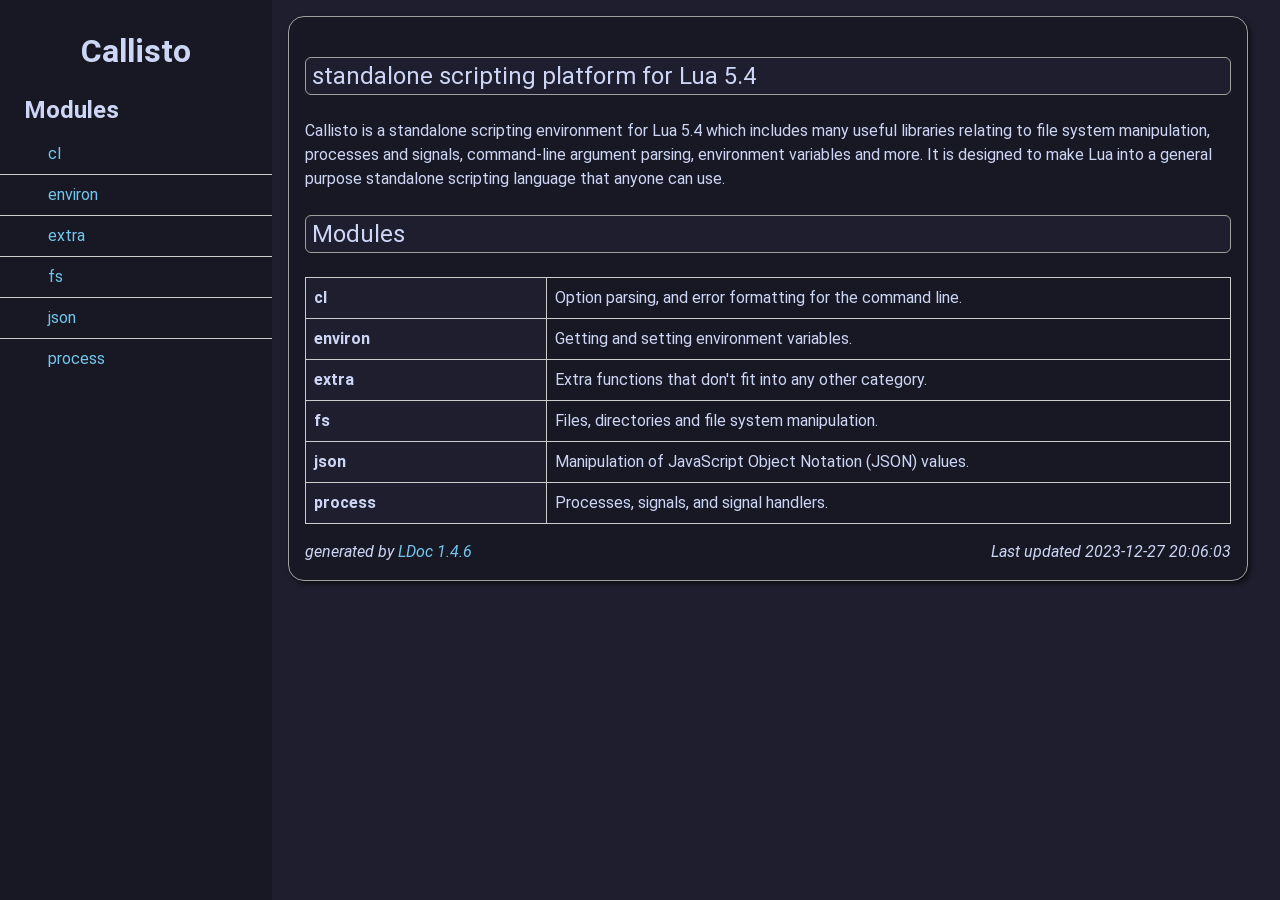
<file: doc/index.html>
<!DOCTYPE html PUBLIC "-//W3C//DTD XHTML 1.0 Strict//EN"
   "http://www.w3.org/TR/xhtml1/DTD/xhtml1-strict.dtd">
<html>
<meta http-equiv="Content-Type" content="text/html; charset=UTF-8"/>
<head>
    <title>Callisto library documentation</title>
    <link rel="stylesheet" href="ldoc.css" type="text/css" />
</head>
<body>

<div id="container">

<div id="product">
	<div id="product_logo"></div>
	<div id="product_name"><big><b></b></big></div>
	<div id="product_description"></div>
</div> <!-- id="product" -->


<div id="main">


<!-- Menu -->

<div id="navigation">
<br/>
<h1>Callisto</h1>




<h2>Modules</h2>
<ul class="nowrap">
  <li><a href="modules/cl.html">cl</a></li>
  <li><a href="modules/environ.html">environ</a></li>
  <li><a href="modules/extra.html">extra</a></li>
  <li><a href="modules/fs.html">fs</a></li>
  <li><a href="modules/json.html">json</a></li>
  <li><a href="modules/process.html">process</a></li>
</ul>

</div>

<div id="content">


  <h2>standalone scripting platform for Lua 5.4</h2>
  <p>Callisto is a standalone scripting environment for Lua 5.4
which includes many useful libraries relating to file system
manipulation, processes and signals, command-line argument
parsing, environment variables and more. It is designed to
make Lua into a general purpose standalone scripting language
that anyone can use.</p>

<h2>Modules</h2>
<table class="module_list">
	<tr>
		<td class="name"  nowrap><a href="modules/cl.html">cl</a></td>
		<td class="summary">Option parsing, and error formatting
 for the command line.</td>
	</tr>
	<tr>
		<td class="name"  nowrap><a href="modules/environ.html">environ</a></td>
		<td class="summary">Getting and setting environment variables.</td>
	</tr>
	<tr>
		<td class="name"  nowrap><a href="modules/extra.html">extra</a></td>
		<td class="summary">Extra functions that don't fit into any other category.</td>
	</tr>
	<tr>
		<td class="name"  nowrap><a href="modules/fs.html">fs</a></td>
		<td class="summary">Files, directories and file system manipulation.</td>
	</tr>
	<tr>
		<td class="name"  nowrap><a href="modules/json.html">json</a></td>
		<td class="summary">Manipulation of JavaScript Object Notation (JSON) values.</td>
	</tr>
	<tr>
		<td class="name"  nowrap><a href="modules/process.html">process</a></td>
		<td class="summary">Processes, signals, and signal handlers.</td>
	</tr>
</table>

</div> <!-- id="content" -->
</div> <!-- id="main" -->
<div id="about">
<i>generated by <a href="http://github.com/stevedonovan/LDoc">LDoc 1.4.6</a></i>
<i style="float:right;">Last updated 2023-12-27 20:06:03 </i>
</div> <!-- id="about" -->
</div> <!-- id="container" -->
</body>
</html>
</file>
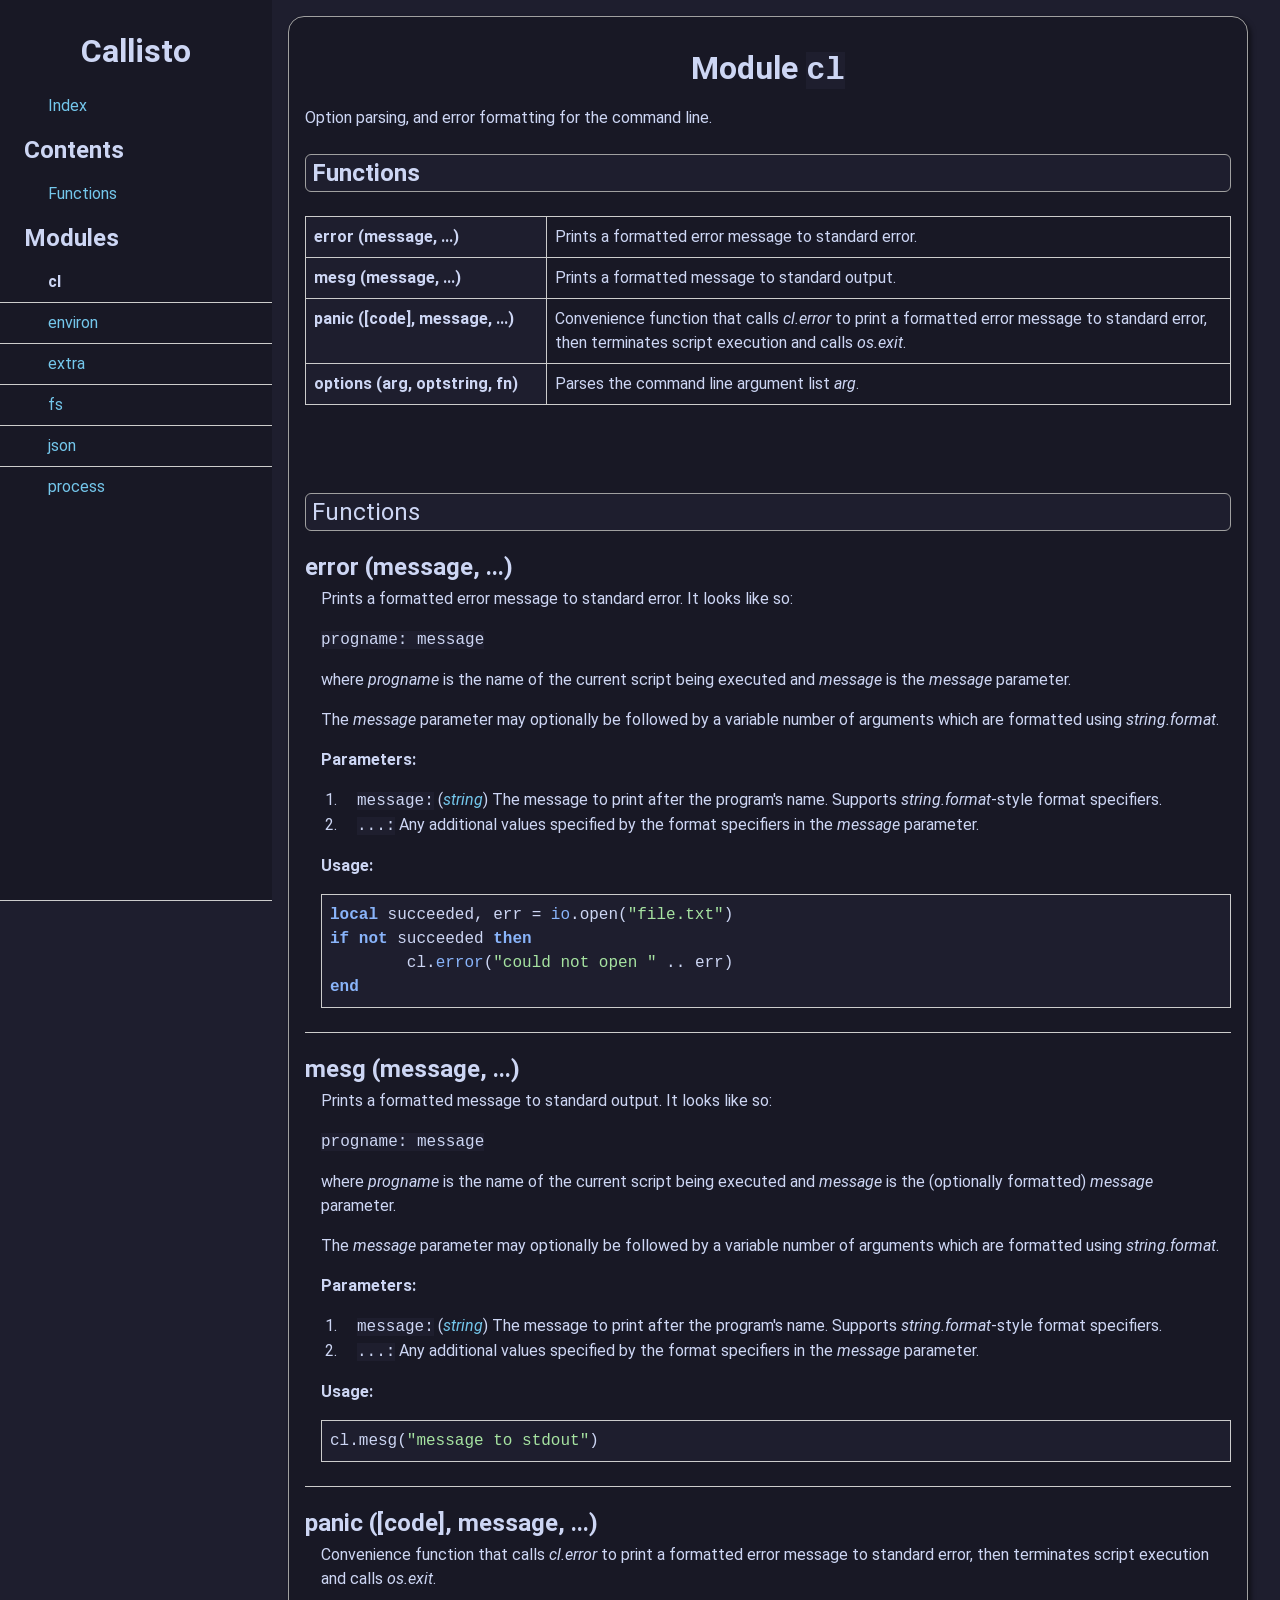
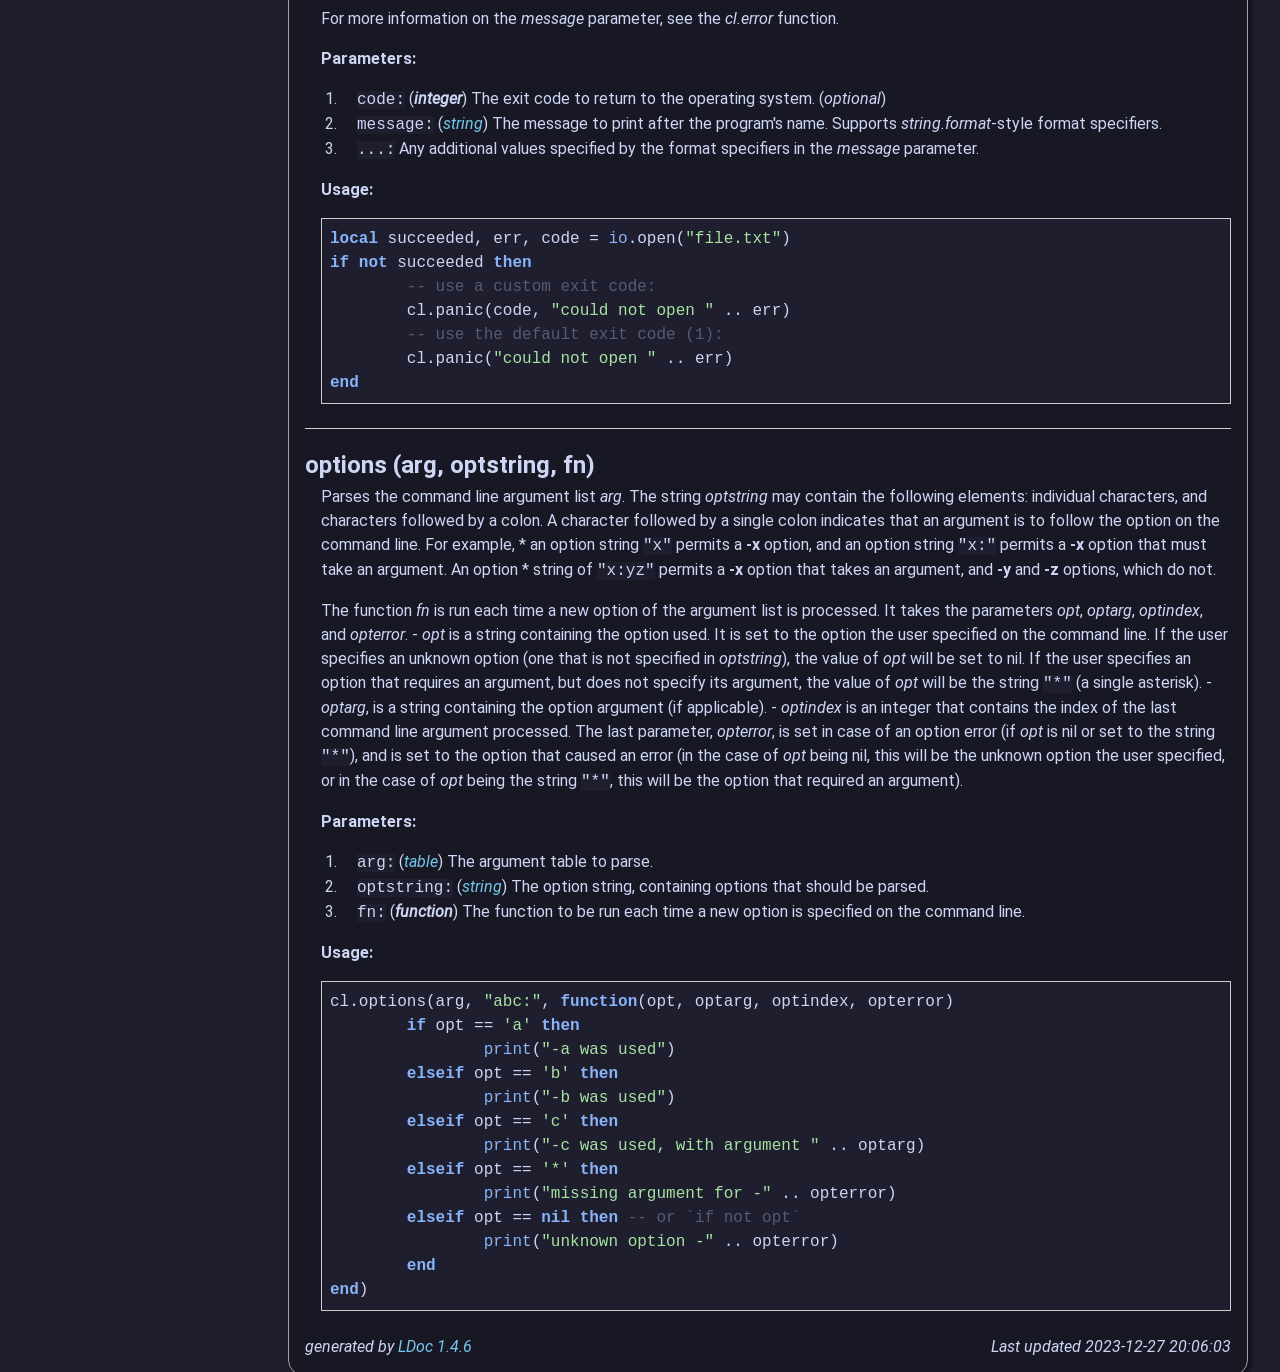
<file: doc/modules/cl.html>
<!DOCTYPE html PUBLIC "-//W3C//DTD XHTML 1.0 Strict//EN"
   "http://www.w3.org/TR/xhtml1/DTD/xhtml1-strict.dtd">
<html>
<meta http-equiv="Content-Type" content="text/html; charset=UTF-8"/>
<head>
    <title>Callisto library documentation</title>
    <link rel="stylesheet" href="../ldoc.css" type="text/css" />
</head>
<body>

<div id="container">

<div id="product">
	<div id="product_logo"></div>
	<div id="product_name"><big><b></b></big></div>
	<div id="product_description"></div>
</div> <!-- id="product" -->


<div id="main">


<!-- Menu -->

<div id="navigation">
<br/>
<h1>Callisto</h1>

<ul>
  <li><a href="../index.html">Index</a></li>
</ul>

<h2>Contents</h2>
<ul>
<li><a href="#Functions">Functions</a></li>
</ul>


<h2>Modules</h2>
<ul class="nowrap">
  <li><strong>cl</strong></li>
  <li><a href="../modules/environ.html">environ</a></li>
  <li><a href="../modules/extra.html">extra</a></li>
  <li><a href="../modules/fs.html">fs</a></li>
  <li><a href="../modules/json.html">json</a></li>
  <li><a href="../modules/process.html">process</a></li>
</ul>

</div>

<div id="content">

<h1>Module <code>cl</code></h1>
<p>Option parsing, and error formatting
 for the command line.</p>
<p>

</p>


<h2><a href="#Functions">Functions</a></h2>
<table class="function_list">
	<tr>
	<td class="name" nowrap><a href="#error">error (message, ...)</a></td>
	<td class="summary">Prints a formatted error message to standard error.</td>
	</tr>
	<tr>
	<td class="name" nowrap><a href="#mesg">mesg (message, ...)</a></td>
	<td class="summary">Prints a formatted message to standard output.</td>
	</tr>
	<tr>
	<td class="name" nowrap><a href="#panic">panic ([code], message, ...)</a></td>
	<td class="summary">Convenience function that calls <em>cl.error</em> to
 print a formatted error message to standard error,
 then terminates script execution and calls <em>os.exit</em>.</td>
	</tr>
	<tr>
	<td class="name" nowrap><a href="#options">options (arg, optstring, fn)</a></td>
	<td class="summary">Parses the command line argument list <em>arg</em>.</td>
	</tr>
</table>

<br/>
<br/>


    <h2 class="section-header "><a name="Functions"></a>Functions</h2>

    <dl class="function">
    <dt>
    <a name = "error"></a>
    <strong>error (message, ...)</strong>
    </dt>
    <dd>
    Prints a formatted error message to standard error.
 It looks like so:</p>

<p> <code>progname: message</code></p>

<p> where <em>progname</em> is the name of the current script
 being executed and <em>message</em> is the <em>message</em> parameter.</p>

<p> The <em>message</em> parameter may optionally be followed by
 a variable number of arguments which are formatted
 using <em>string.format</em>.


    <h3>Parameters:</h3>
    <ul>
        <li><span class="parameter">message</span>
            <span class="types"><a class="type" href="https://www.lua.org/manual/5.2/manual.html#6.4">string</a></span>
         The message to print after the program's name. Supports <em>string.format</em>-style format specifiers.
        </li>
        <li><span class="parameter">...</span>
         Any additional values specified by the format specifiers in the <em>message</em> parameter.
        </li>
    </ul>




    <h3>Usage:</h3>
    <ul>
        <pre class="example"><span class="keyword">local</span> succeeded, err = <span class="global">io</span>.open(<span class="string">"file.txt"</span>)
<span class="keyword">if</span> <span class="keyword">not</span> succeeded <span class="keyword">then</span>
	cl.<span class="global">error</span>(<span class="string">"could not open "</span> .. err)
<span class="keyword">end</span></pre>
    </ul>

</dd>
    <dt>
    <a name = "mesg"></a>
    <strong>mesg (message, ...)</strong>
    </dt>
    <dd>
    Prints a formatted message to standard output.
 It looks like so:</p>

<p> <code>progname: message</code></p>

<p> where <em>progname</em> is the name of the current script
 being executed and <em>message</em> is the (optionally
 formatted) <em>message</em> parameter.</p>

<p> The <em>message</em> parameter may optionally be followed by
 a variable number of arguments which are formatted
 using <em>string.format</em>.


    <h3>Parameters:</h3>
    <ul>
        <li><span class="parameter">message</span>
            <span class="types"><a class="type" href="https://www.lua.org/manual/5.2/manual.html#6.4">string</a></span>
         The message to print after the program's name. Supports <em>string.format</em>-style format specifiers.
        </li>
        <li><span class="parameter">...</span>
         Any additional values specified by the format specifiers in the <em>message</em> parameter.
        </li>
    </ul>




    <h3>Usage:</h3>
    <ul>
        <pre class="example">cl.mesg(<span class="string">"message to stdout"</span>)</pre>
    </ul>

</dd>
    <dt>
    <a name = "panic"></a>
    <strong>panic ([code], message, ...)</strong>
    </dt>
    <dd>
    Convenience function that calls <em>cl.error</em> to
 print a formatted error message to standard error,
 then terminates script execution and calls <em>os.exit</em>. </p>

<p> For more information on the <em>message</em> parameter,
 see the <em>cl.error</em> function.


    <h3>Parameters:</h3>
    <ul>
        <li><span class="parameter">code</span>
            <span class="types"><span class="type">integer</span></span>
         The exit code to return to the operating system.
         (<em>optional</em>)
        </li>
        <li><span class="parameter">message</span>
            <span class="types"><a class="type" href="https://www.lua.org/manual/5.2/manual.html#6.4">string</a></span>
         The message to print after the program's name. Supports <em>string.format</em>-style format specifiers.
        </li>
        <li><span class="parameter">...</span>
         Any additional values specified by the format specifiers in the <em>message</em> parameter.
        </li>
    </ul>




    <h3>Usage:</h3>
    <ul>
        <pre class="example"><span class="keyword">local</span> succeeded, err, code = <span class="global">io</span>.open(<span class="string">"file.txt"</span>)
<span class="keyword">if</span> <span class="keyword">not</span> succeeded <span class="keyword">then</span>
	<span class="comment">-- use a custom exit code:
</span>	cl.panic(code, <span class="string">"could not open "</span> .. err)
	<span class="comment">-- use the default exit code (1):
</span>	cl.panic(<span class="string">"could not open "</span> .. err)
<span class="keyword">end</span></pre>
    </ul>

</dd>
    <dt>
    <a name = "options"></a>
    <strong>options (arg, optstring, fn)</strong>
    </dt>
    <dd>
    Parses the command line argument list <em>arg</em>.
 The string <em>optstring</em> may contain the following elements:
 individual characters, and characters followed by a colon.
 A character followed by a single colon indicates that an
 argument is to follow the option on the command line. For
 example, * an option string <code>&quot;x&quot;</code> permits a <strong>-x</strong> option,
 and an option string <code>&quot;x:&quot;</code> permits a <strong>-x</strong> option that
 must take an argument. An option * string of <code>&quot;x:yz&quot;</code> permits
 a <strong>-x</strong> option that takes an argument, and <strong>-y</strong> and <strong>-z</strong>
 options, which do not.</p>

<p> The function <em>fn</em> is run each time a new option of the argument
 list is processed. It takes the parameters <em>opt</em>, <em>optarg</em>,
 <em>optindex</em>, and <em>opterror</em>.
 - <em>opt</em> is a string containing the option used. It is set
 to the option the user specified on the command line.
 If the user specifies an unknown option (one that is
 not specified in <em>optstring</em>), the value of <em>opt</em> will
 be set to nil. If the user specifies an option that
 requires an argument, but does not specify its argument,
 the value of <em>opt</em> will be the string <code>&quot;*&quot;</code> (a single
 asterisk).
 - <em>optarg</em>, is a string containing the option argument
 (if applicable).
 - <em>optindex</em> is an integer that contains the index of the
 last command line argument processed. The last parameter,
 <em>opterror</em>, is set in case of an option error (if <em>opt</em>
 is nil or set to the string <code>&quot;*&quot;</code>), and is set to the
 option that caused an error (in the case of <em>opt</em> being
 nil, this will be the unknown option the user specified,
 or in the case of <em>opt</em> being the string <code>&quot;*&quot;</code>, this
 will be the option that required an argument).


    <h3>Parameters:</h3>
    <ul>
        <li><span class="parameter">arg</span>
            <span class="types"><a class="type" href="https://www.lua.org/manual/5.2/manual.html#6.5">table</a></span>
         The argument table to parse.
        </li>
        <li><span class="parameter">optstring</span>
            <span class="types"><a class="type" href="https://www.lua.org/manual/5.2/manual.html#6.4">string</a></span>
         The option string, containing options that should be parsed.
        </li>
        <li><span class="parameter">fn</span>
            <span class="types"><span class="type">function</span></span>
         The function to be run each time a new option is specified on the command line.
        </li>
    </ul>




    <h3>Usage:</h3>
    <ul>
        <pre class="example">cl.options(arg, <span class="string">"abc:"</span>, <span class="keyword">function</span>(opt, optarg, optindex, opterror)
	<span class="keyword">if</span> opt == <span class="string">'a'</span> <span class="keyword">then</span>
		<span class="global">print</span>(<span class="string">"-a was used"</span>)
	<span class="keyword">elseif</span> opt == <span class="string">'b'</span> <span class="keyword">then</span>
		<span class="global">print</span>(<span class="string">"-b was used"</span>)
	<span class="keyword">elseif</span> opt == <span class="string">'c'</span> <span class="keyword">then</span>
		<span class="global">print</span>(<span class="string">"-c was used, with argument "</span> .. optarg)
	<span class="keyword">elseif</span> opt == <span class="string">'*'</span> <span class="keyword">then</span>
		<span class="global">print</span>(<span class="string">"missing argument for -"</span> .. opterror)
	<span class="keyword">elseif</span> opt == <span class="keyword">nil</span> <span class="keyword">then</span> <span class="comment">-- or `<code>if not opt</code>`
</span>		<span class="global">print</span>(<span class="string">"unknown option -"</span> .. opterror)
	<span class="keyword">end</span>
<span class="keyword">end</span>)</pre>
    </ul>

</dd>
</dl>


</div> <!-- id="content" -->
</div> <!-- id="main" -->
<div id="about">
<i>generated by <a href="http://github.com/stevedonovan/LDoc">LDoc 1.4.6</a></i>
<i style="float:right;">Last updated 2023-12-27 20:06:03 </i>
</div> <!-- id="about" -->
</div> <!-- id="container" -->
</body>
</html>
</file>
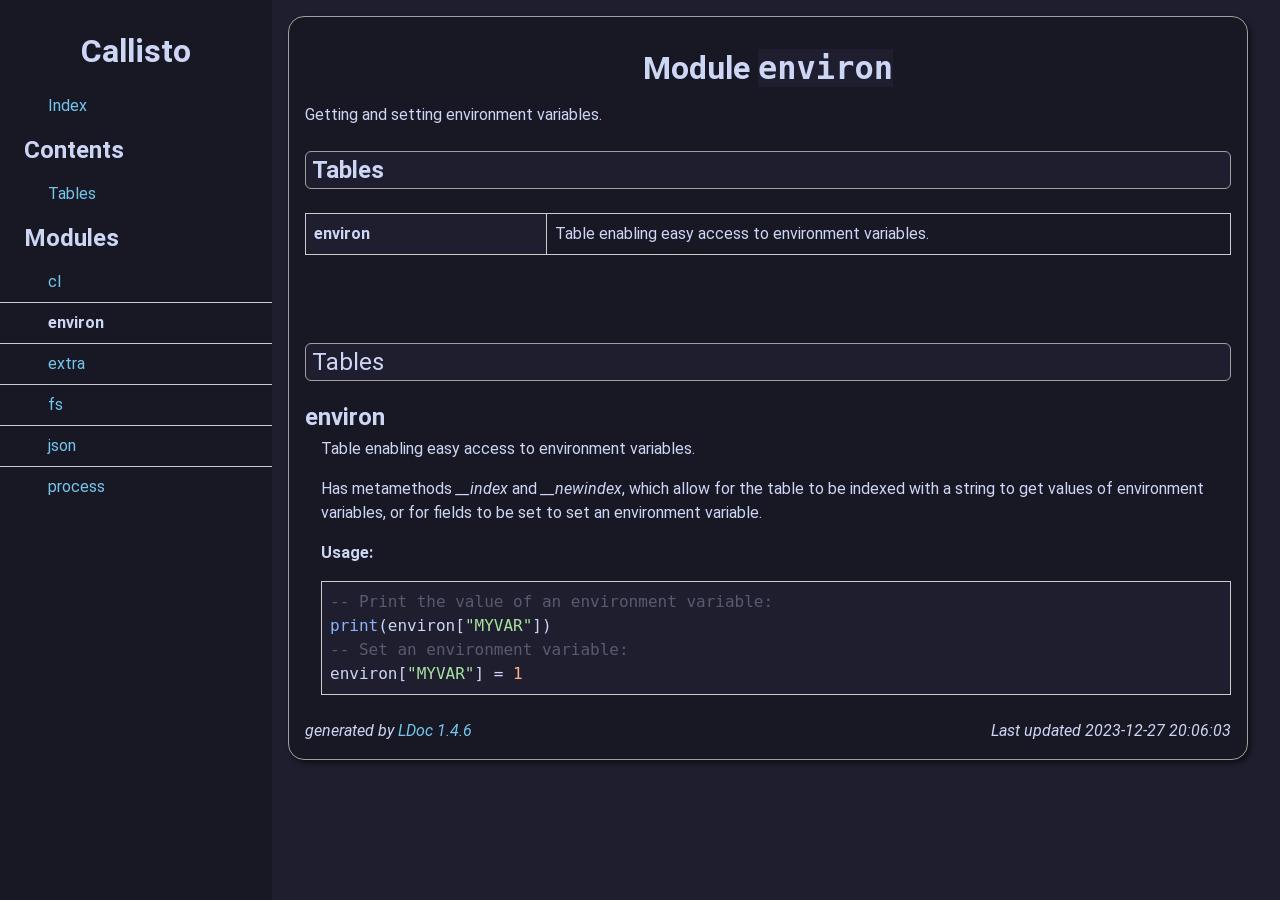
<file: doc/modules/environ.html>
<!DOCTYPE html PUBLIC "-//W3C//DTD XHTML 1.0 Strict//EN"
   "http://www.w3.org/TR/xhtml1/DTD/xhtml1-strict.dtd">
<html>
<meta http-equiv="Content-Type" content="text/html; charset=UTF-8"/>
<head>
    <title>Callisto library documentation</title>
    <link rel="stylesheet" href="../ldoc.css" type="text/css" />
</head>
<body>

<div id="container">

<div id="product">
	<div id="product_logo"></div>
	<div id="product_name"><big><b></b></big></div>
	<div id="product_description"></div>
</div> <!-- id="product" -->


<div id="main">


<!-- Menu -->

<div id="navigation">
<br/>
<h1>Callisto</h1>

<ul>
  <li><a href="../index.html">Index</a></li>
</ul>

<h2>Contents</h2>
<ul>
<li><a href="#Tables">Tables</a></li>
</ul>


<h2>Modules</h2>
<ul class="nowrap">
  <li><a href="../modules/cl.html">cl</a></li>
  <li><strong>environ</strong></li>
  <li><a href="../modules/extra.html">extra</a></li>
  <li><a href="../modules/fs.html">fs</a></li>
  <li><a href="../modules/json.html">json</a></li>
  <li><a href="../modules/process.html">process</a></li>
</ul>

</div>

<div id="content">

<h1>Module <code>environ</code></h1>
<p>Getting and setting environment variables.</p>
<p>

</p>


<h2><a href="#Tables">Tables</a></h2>
<table class="function_list">
	<tr>
	<td class="name" nowrap><a href="#environ">environ</a></td>
	<td class="summary">Table enabling easy access to environment
 variables.</td>
	</tr>
</table>

<br/>
<br/>


    <h2 class="section-header "><a name="Tables"></a>Tables</h2>

    <dl class="function">
    <dt>
    <a name = "environ"></a>
    <strong>environ</strong>
    </dt>
    <dd>
    Table enabling easy access to environment
 variables. </p>

<p> Has metamethods <em>__index</em> and <em>__newindex</em>,
 which allow for the table to be indexed with a
 string to get values of environment variables,
 or for fields to be set to set an environment
 variable.






    <h3>Usage:</h3>
    <ul>
        <pre class="example"><span class="comment">-- Print the value of an environment variable:
</span><span class="global">print</span>(environ[<span class="string">"MYVAR"</span>])
<span class="comment">-- Set an environment variable:
</span>environ[<span class="string">"MYVAR"</span>] = <span class="number">1</span></pre>
    </ul>

</dd>
</dl>


</div> <!-- id="content" -->
</div> <!-- id="main" -->
<div id="about">
<i>generated by <a href="http://github.com/stevedonovan/LDoc">LDoc 1.4.6</a></i>
<i style="float:right;">Last updated 2023-12-27 20:06:03 </i>
</div> <!-- id="about" -->
</div> <!-- id="container" -->
</body>
</html>
</file>
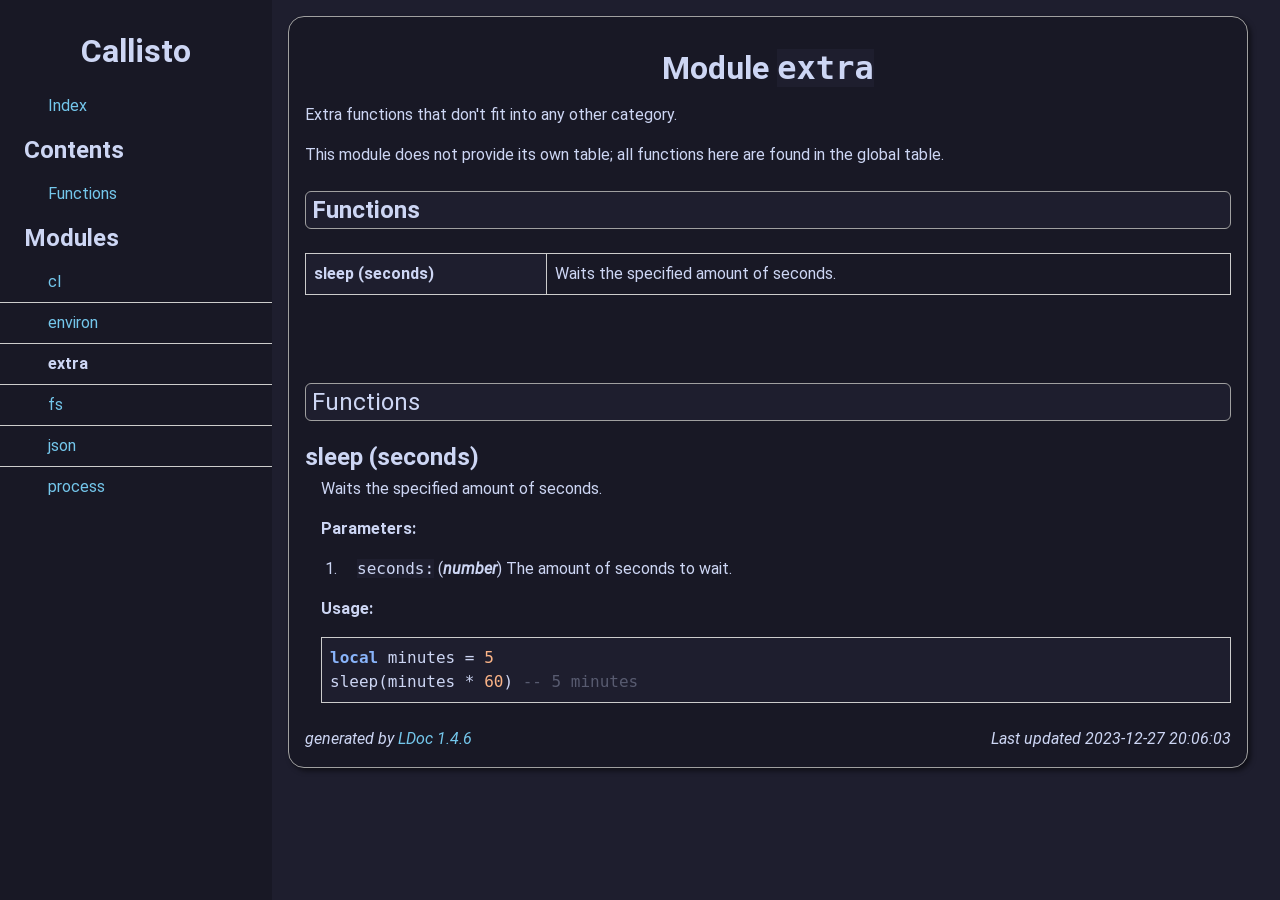
<file: doc/modules/extra.html>
<!DOCTYPE html PUBLIC "-//W3C//DTD XHTML 1.0 Strict//EN"
   "http://www.w3.org/TR/xhtml1/DTD/xhtml1-strict.dtd">
<html>
<meta http-equiv="Content-Type" content="text/html; charset=UTF-8"/>
<head>
    <title>Callisto library documentation</title>
    <link rel="stylesheet" href="../ldoc.css" type="text/css" />
</head>
<body>

<div id="container">

<div id="product">
	<div id="product_logo"></div>
	<div id="product_name"><big><b></b></big></div>
	<div id="product_description"></div>
</div> <!-- id="product" -->


<div id="main">


<!-- Menu -->

<div id="navigation">
<br/>
<h1>Callisto</h1>

<ul>
  <li><a href="../index.html">Index</a></li>
</ul>

<h2>Contents</h2>
<ul>
<li><a href="#Functions">Functions</a></li>
</ul>


<h2>Modules</h2>
<ul class="nowrap">
  <li><a href="../modules/cl.html">cl</a></li>
  <li><a href="../modules/environ.html">environ</a></li>
  <li><strong>extra</strong></li>
  <li><a href="../modules/fs.html">fs</a></li>
  <li><a href="../modules/json.html">json</a></li>
  <li><a href="../modules/process.html">process</a></li>
</ul>

</div>

<div id="content">

<h1>Module <code>extra</code></h1>
<p>Extra functions that don't fit into any other category.</p>
<p> This module does not provide its own table;
 all functions here are found in the global table.</p>


<h2><a href="#Functions">Functions</a></h2>
<table class="function_list">
	<tr>
	<td class="name" nowrap><a href="#sleep">sleep (seconds)</a></td>
	<td class="summary">Waits the specified amount of seconds.</td>
	</tr>
</table>

<br/>
<br/>


    <h2 class="section-header "><a name="Functions"></a>Functions</h2>

    <dl class="function">
    <dt>
    <a name = "sleep"></a>
    <strong>sleep (seconds)</strong>
    </dt>
    <dd>
    Waits the specified amount of seconds.


    <h3>Parameters:</h3>
    <ul>
        <li><span class="parameter">seconds</span>
            <span class="types"><span class="type">number</span></span>
         The amount of seconds to wait.
        </li>
    </ul>




    <h3>Usage:</h3>
    <ul>
        <pre class="example"><span class="keyword">local</span> minutes = <span class="number">5</span>
sleep(minutes * <span class="number">60</span>) <span class="comment">-- 5 minutes</span></pre>
    </ul>

</dd>
</dl>


</div> <!-- id="content" -->
</div> <!-- id="main" -->
<div id="about">
<i>generated by <a href="http://github.com/stevedonovan/LDoc">LDoc 1.4.6</a></i>
<i style="float:right;">Last updated 2023-12-27 20:06:03 </i>
</div> <!-- id="about" -->
</div> <!-- id="container" -->
</body>
</html>
</file>
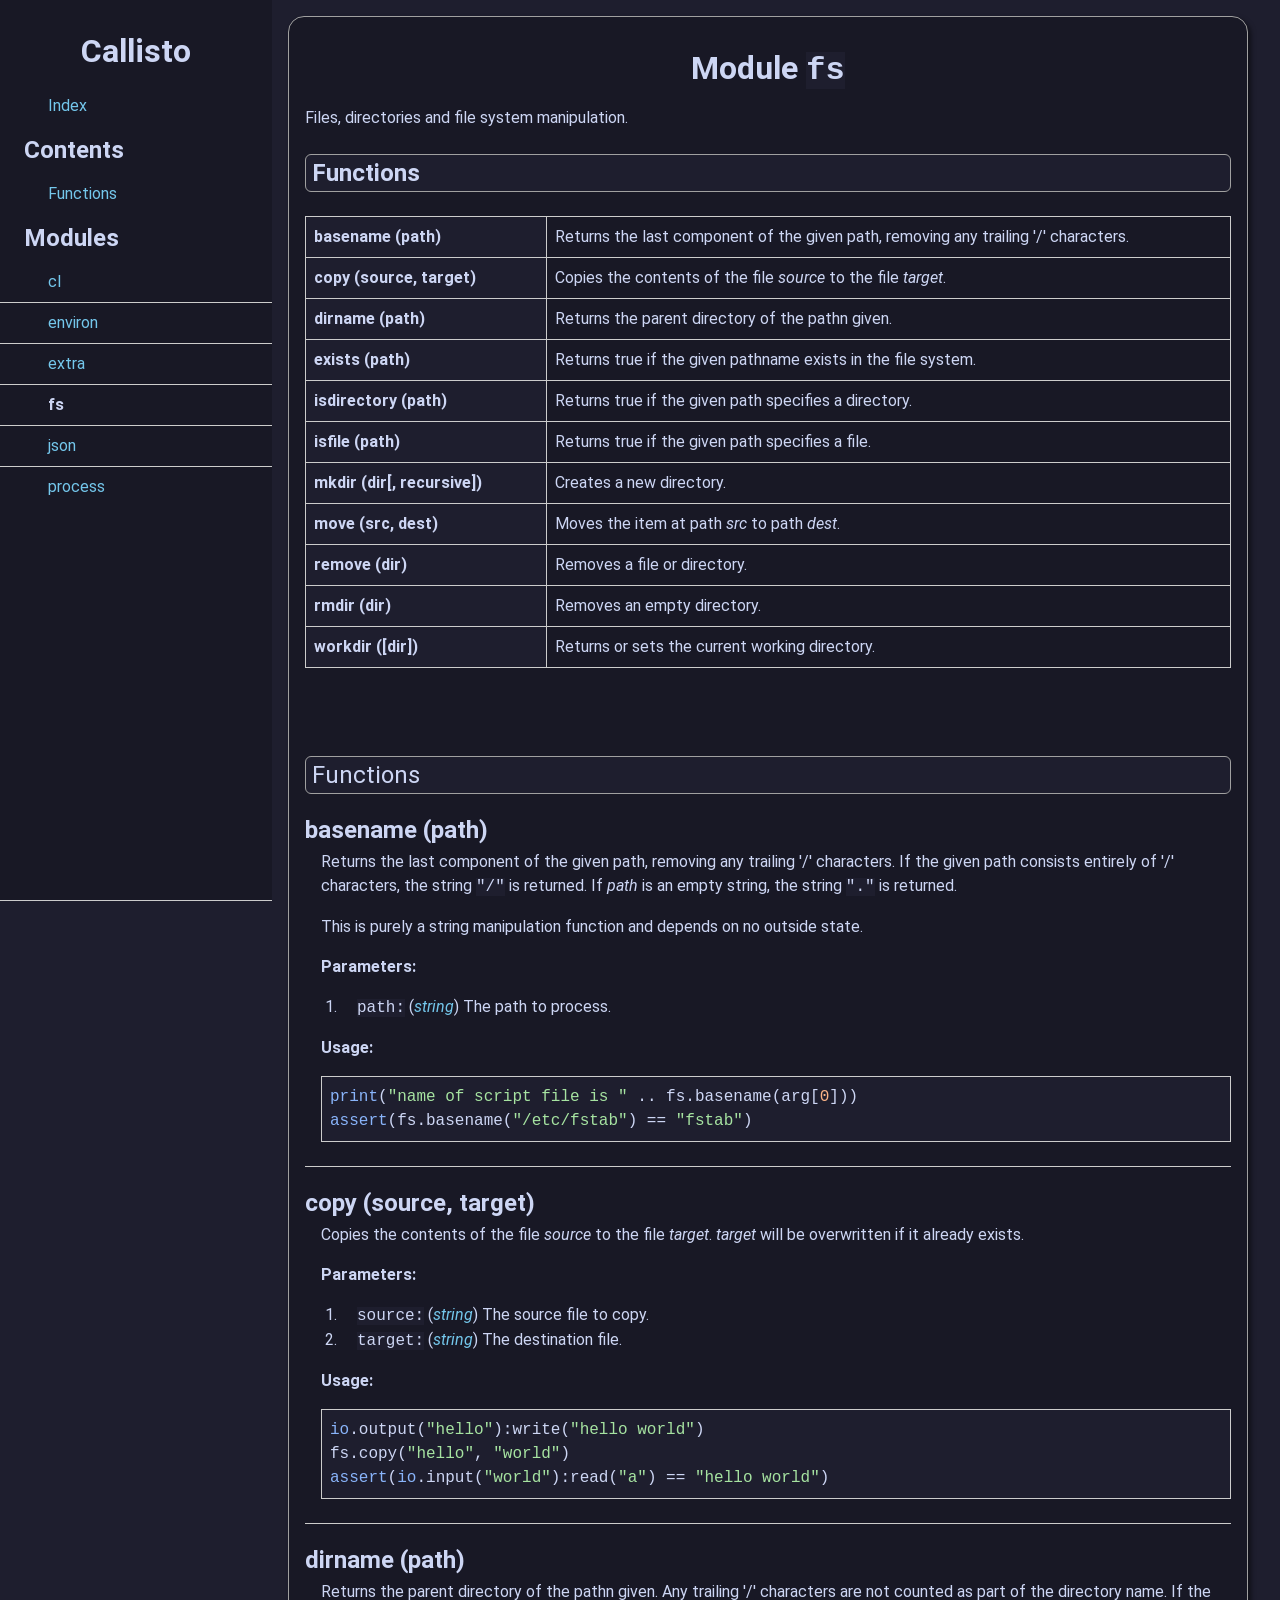
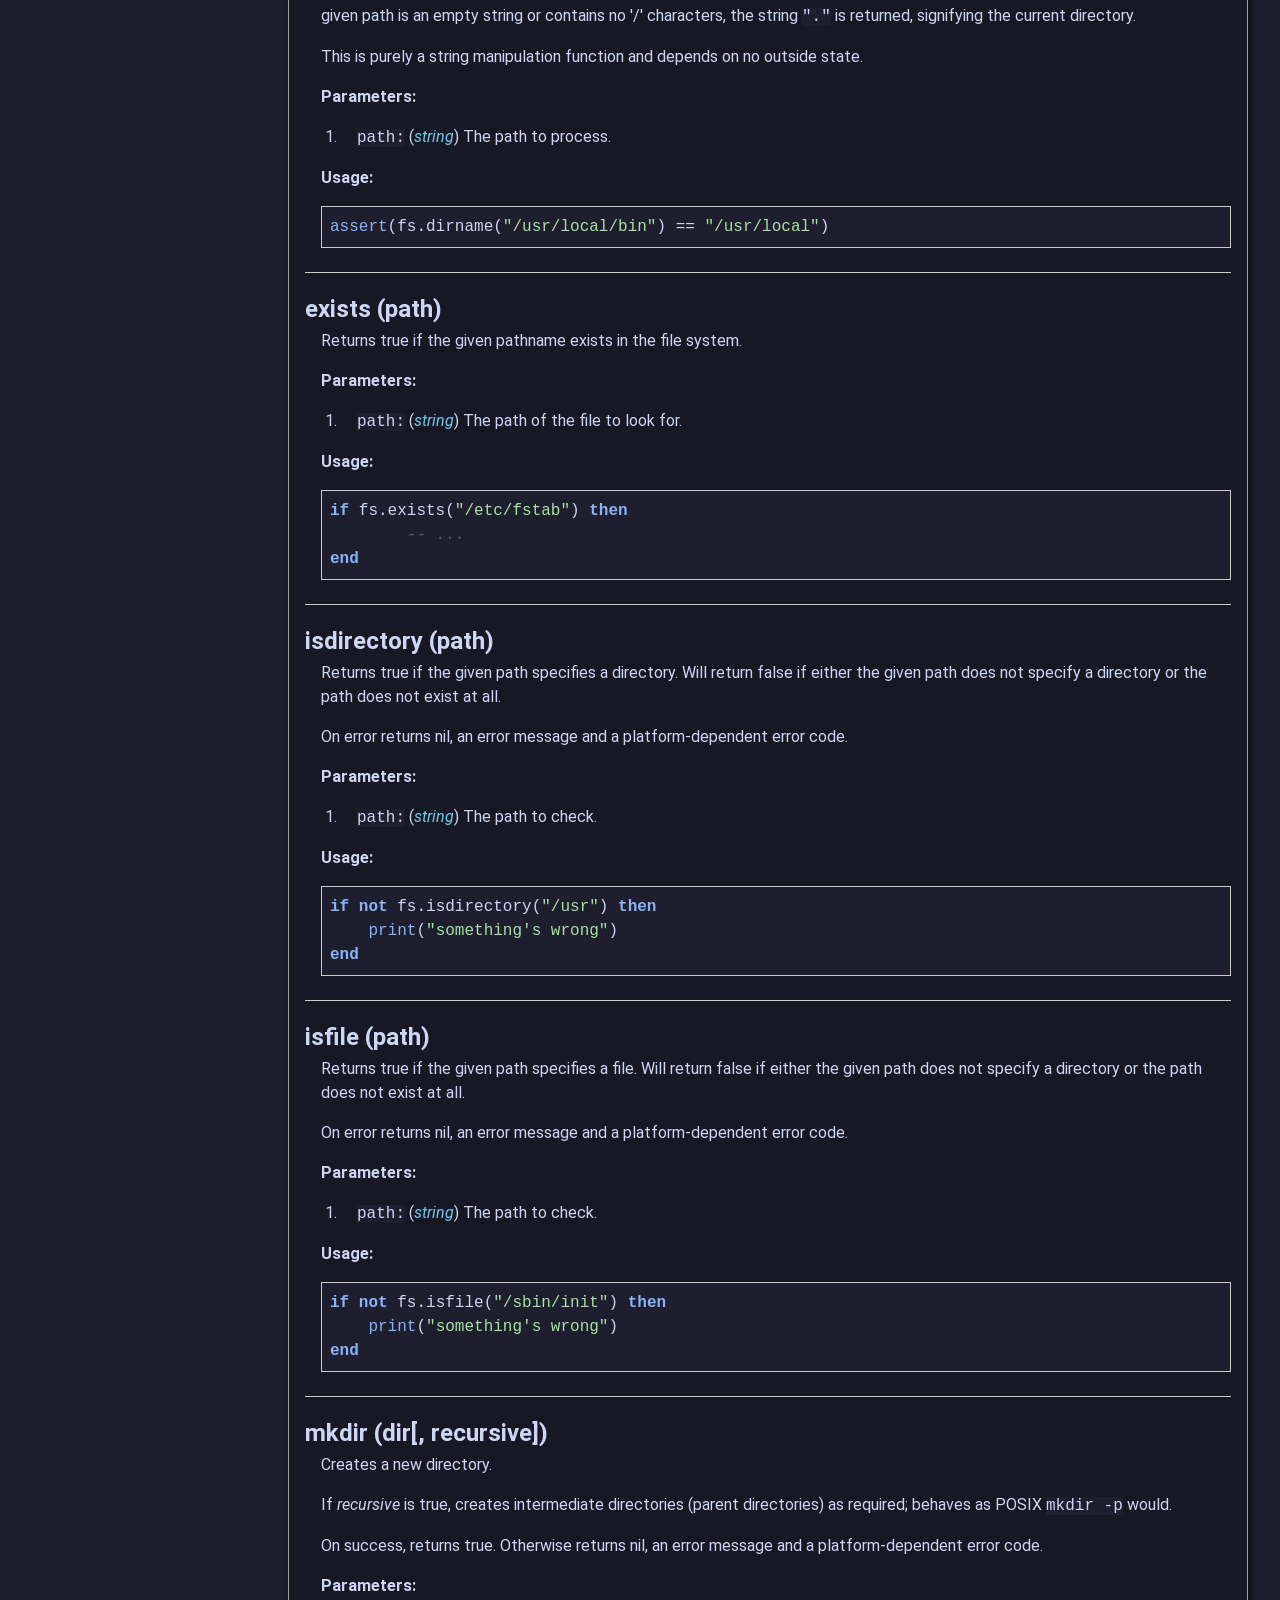
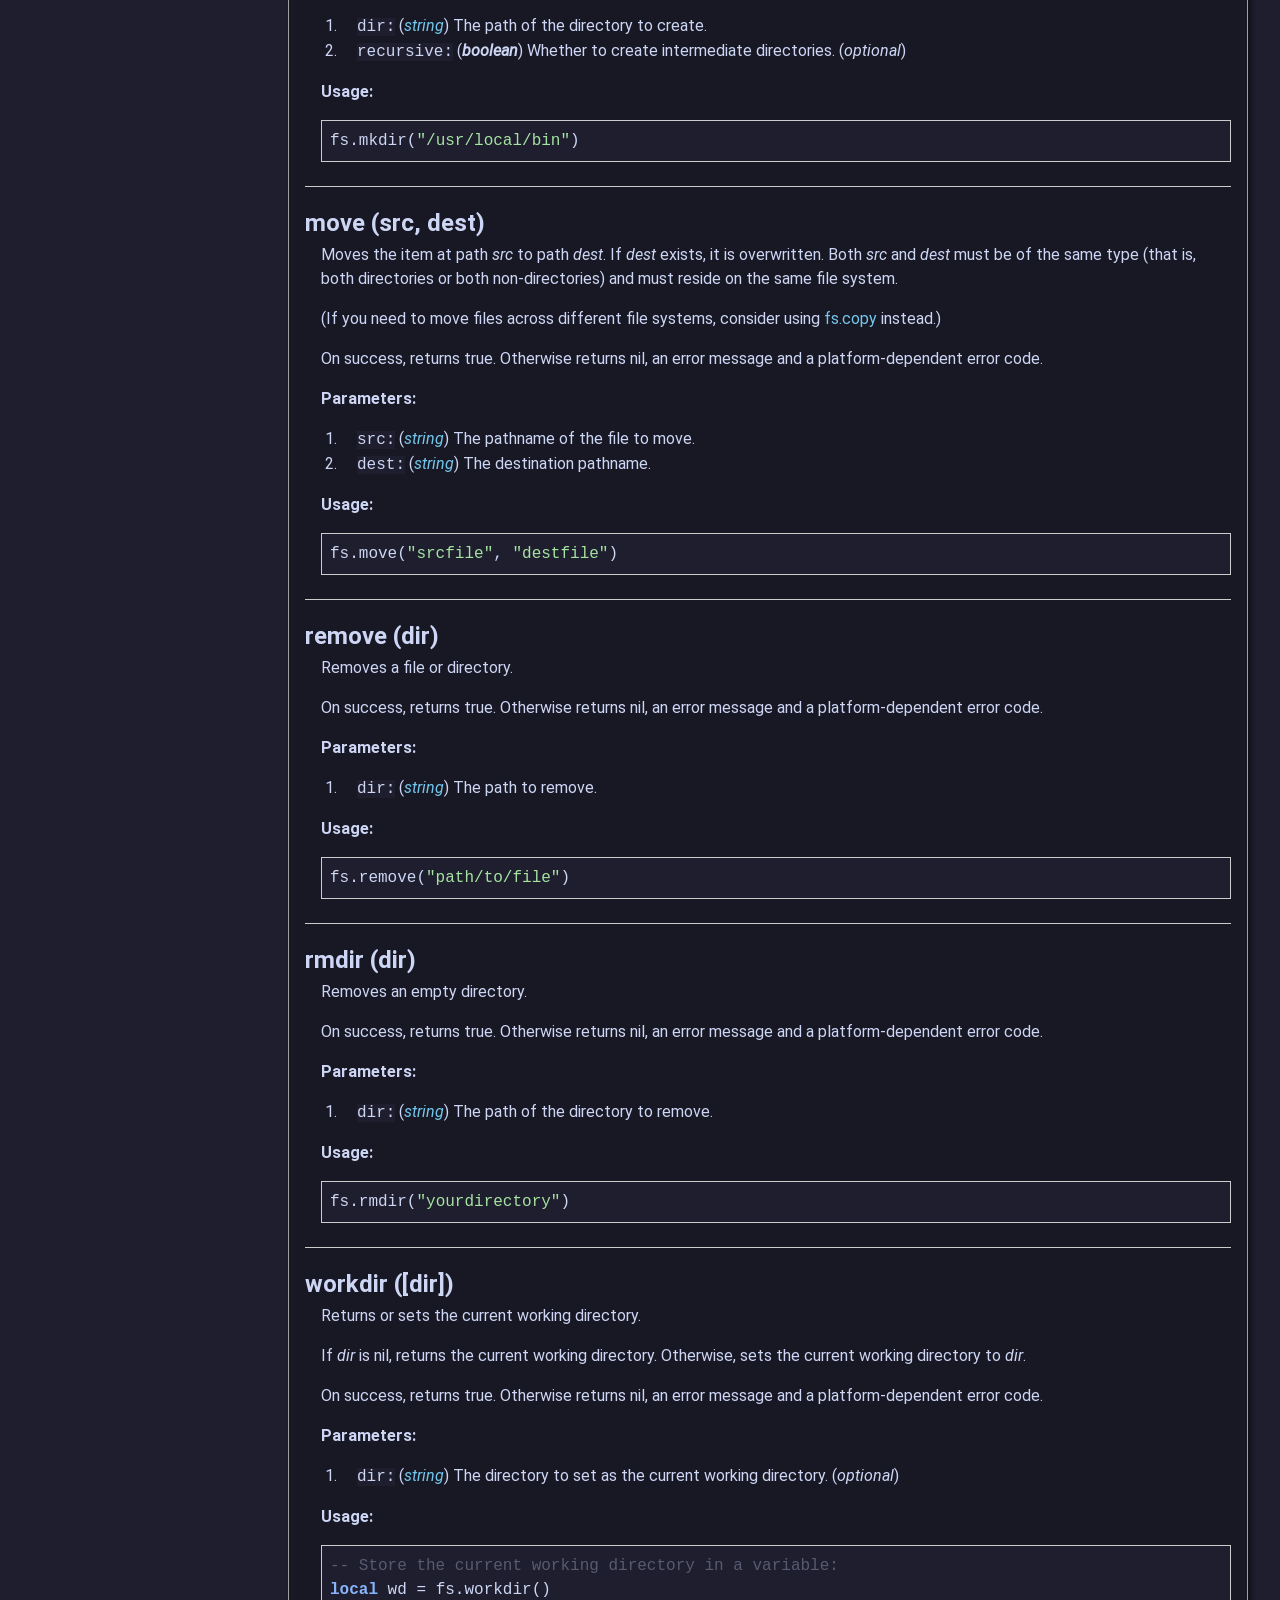
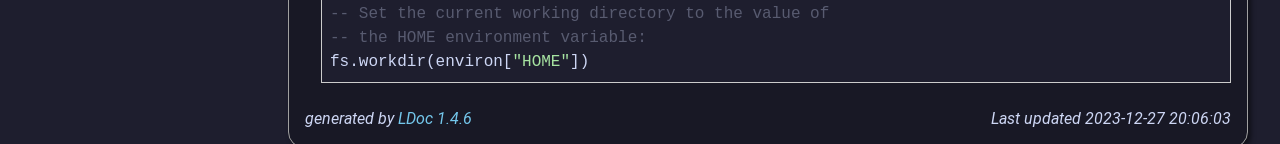
<file: doc/modules/fs.html>
<!DOCTYPE html PUBLIC "-//W3C//DTD XHTML 1.0 Strict//EN"
   "http://www.w3.org/TR/xhtml1/DTD/xhtml1-strict.dtd">
<html>
<meta http-equiv="Content-Type" content="text/html; charset=UTF-8"/>
<head>
    <title>Callisto library documentation</title>
    <link rel="stylesheet" href="../ldoc.css" type="text/css" />
</head>
<body>

<div id="container">

<div id="product">
	<div id="product_logo"></div>
	<div id="product_name"><big><b></b></big></div>
	<div id="product_description"></div>
</div> <!-- id="product" -->


<div id="main">


<!-- Menu -->

<div id="navigation">
<br/>
<h1>Callisto</h1>

<ul>
  <li><a href="../index.html">Index</a></li>
</ul>

<h2>Contents</h2>
<ul>
<li><a href="#Functions">Functions</a></li>
</ul>


<h2>Modules</h2>
<ul class="nowrap">
  <li><a href="../modules/cl.html">cl</a></li>
  <li><a href="../modules/environ.html">environ</a></li>
  <li><a href="../modules/extra.html">extra</a></li>
  <li><strong>fs</strong></li>
  <li><a href="../modules/json.html">json</a></li>
  <li><a href="../modules/process.html">process</a></li>
</ul>

</div>

<div id="content">

<h1>Module <code>fs</code></h1>
<p>Files, directories and file system manipulation.</p>
<p>

</p>


<h2><a href="#Functions">Functions</a></h2>
<table class="function_list">
	<tr>
	<td class="name" nowrap><a href="#basename">basename (path)</a></td>
	<td class="summary">Returns the last component of the given path,
 removing any trailing '/' characters.</td>
	</tr>
	<tr>
	<td class="name" nowrap><a href="#copy">copy (source, target)</a></td>
	<td class="summary">Copies the contents of the file <em>source</em> to
 the file <em>target</em>.</td>
	</tr>
	<tr>
	<td class="name" nowrap><a href="#dirname">dirname (path)</a></td>
	<td class="summary">Returns the parent directory of the pathn
 given.</td>
	</tr>
	<tr>
	<td class="name" nowrap><a href="#exists">exists (path)</a></td>
	<td class="summary">Returns true if the given pathname exists
 in the file system.</td>
	</tr>
	<tr>
	<td class="name" nowrap><a href="#isdirectory">isdirectory (path)</a></td>
	<td class="summary">Returns true if the given path specifies a directory.</td>
	</tr>
	<tr>
	<td class="name" nowrap><a href="#isfile">isfile (path)</a></td>
	<td class="summary">Returns true if the given path specifies a file.</td>
	</tr>
	<tr>
	<td class="name" nowrap><a href="#mkdir">mkdir (dir[, recursive])</a></td>
	<td class="summary">Creates a new directory.</td>
	</tr>
	<tr>
	<td class="name" nowrap><a href="#move">move (src, dest)</a></td>
	<td class="summary">Moves the item at path <em>src</em> to path <em>dest</em>.</td>
	</tr>
	<tr>
	<td class="name" nowrap><a href="#remove">remove (dir)</a></td>
	<td class="summary">Removes a file or directory.</td>
	</tr>
	<tr>
	<td class="name" nowrap><a href="#rmdir">rmdir (dir)</a></td>
	<td class="summary">Removes an empty directory.</td>
	</tr>
	<tr>
	<td class="name" nowrap><a href="#workdir">workdir ([dir])</a></td>
	<td class="summary">Returns or sets the current working directory.</td>
	</tr>
</table>

<br/>
<br/>


    <h2 class="section-header "><a name="Functions"></a>Functions</h2>

    <dl class="function">
    <dt>
    <a name = "basename"></a>
    <strong>basename (path)</strong>
    </dt>
    <dd>
    Returns the last component of the given path,
 removing any trailing '/' characters.  If the given
 path consists entirely of '/' characters, the string
 <code>&quot;/&quot;</code> is returned. If <em>path</em> is an empty string,
 the string <code>&quot;.&quot;</code> is returned.</p>

<p> This is purely a string manipulation function and
 depends on no outside state.


    <h3>Parameters:</h3>
    <ul>
        <li><span class="parameter">path</span>
            <span class="types"><a class="type" href="https://www.lua.org/manual/5.2/manual.html#6.4">string</a></span>
         The path to process.
        </li>
    </ul>




    <h3>Usage:</h3>
    <ul>
        <pre class="example"><span class="global">print</span>(<span class="string">"name of script file is "</span> .. fs.basename(arg[<span class="number">0</span>]))
<span class="global">assert</span>(fs.basename(<span class="string">"/etc/fstab"</span>) == <span class="string">"fstab"</span>)</pre>
    </ul>

</dd>
    <dt>
    <a name = "copy"></a>
    <strong>copy (source, target)</strong>
    </dt>
    <dd>
    Copies the contents of the file <em>source</em> to
 the file <em>target</em>.  <em>target</em> will be overwritten
 if it already exists.


    <h3>Parameters:</h3>
    <ul>
        <li><span class="parameter">source</span>
            <span class="types"><a class="type" href="https://www.lua.org/manual/5.2/manual.html#6.4">string</a></span>
         The source file to copy.
        </li>
        <li><span class="parameter">target</span>
            <span class="types"><a class="type" href="https://www.lua.org/manual/5.2/manual.html#6.4">string</a></span>
         The destination file.
        </li>
    </ul>




    <h3>Usage:</h3>
    <ul>
        <pre class="example"><span class="global">io</span>.output(<span class="string">"hello"</span>):write(<span class="string">"hello world"</span>)
fs.copy(<span class="string">"hello"</span>, <span class="string">"world"</span>)
<span class="global">assert</span>(<span class="global">io</span>.input(<span class="string">"world"</span>):read(<span class="string">"a"</span>) == <span class="string">"hello world"</span>)</pre>
    </ul>

</dd>
    <dt>
    <a name = "dirname"></a>
    <strong>dirname (path)</strong>
    </dt>
    <dd>
    Returns the parent directory of the pathn
 given.  Any trailing '/' characters are not
 counted as part of the directory name.
 If the given path is an empty string or contains
 no '/' characters, the string <code>&quot;.&quot;</code> is returned,
 signifying the current directory.</p>

<p> This is purely a string manipulation function and
 depends on no outside state.


    <h3>Parameters:</h3>
    <ul>
        <li><span class="parameter">path</span>
            <span class="types"><a class="type" href="https://www.lua.org/manual/5.2/manual.html#6.4">string</a></span>
         The path to process.
        </li>
    </ul>




    <h3>Usage:</h3>
    <ul>
        <pre class="example"><span class="global">assert</span>(fs.dirname(<span class="string">"/usr/local/bin"</span>) == <span class="string">"/usr/local"</span>)</pre>
    </ul>

</dd>
    <dt>
    <a name = "exists"></a>
    <strong>exists (path)</strong>
    </dt>
    <dd>
    Returns true if the given pathname exists
 in the file system.


    <h3>Parameters:</h3>
    <ul>
        <li><span class="parameter">path</span>
            <span class="types"><a class="type" href="https://www.lua.org/manual/5.2/manual.html#6.4">string</a></span>
         The path of the file to look for.
        </li>
    </ul>




    <h3>Usage:</h3>
    <ul>
        <pre class="example"><span class="keyword">if</span> fs.exists(<span class="string">"/etc/fstab"</span>) <span class="keyword">then</span>
	<span class="comment">-- ...
</span><span class="keyword">end</span></pre>
    </ul>

</dd>
    <dt>
    <a name = "isdirectory"></a>
    <strong>isdirectory (path)</strong>
    </dt>
    <dd>
    Returns true if the given path specifies a directory.
 Will return false if either the given path does not
 specify a directory or the path does not exist at all.</p>

<p> On error returns nil, an error message and a
 platform-dependent error code.


    <h3>Parameters:</h3>
    <ul>
        <li><span class="parameter">path</span>
            <span class="types"><a class="type" href="https://www.lua.org/manual/5.2/manual.html#6.4">string</a></span>
         The path to check.
        </li>
    </ul>




    <h3>Usage:</h3>
    <ul>
        <pre class="example"><span class="keyword">if</span> <span class="keyword">not</span> fs.isdirectory(<span class="string">"/usr"</span>) <span class="keyword">then</span>
    <span class="global">print</span>(<span class="string">"something's wrong"</span>)
<span class="keyword">end</span></pre>
    </ul>

</dd>
    <dt>
    <a name = "isfile"></a>
    <strong>isfile (path)</strong>
    </dt>
    <dd>
    Returns true if the given path specifies a file.
 Will return false if either the given path
 does not specify a directory or the path
 does not exist at all.</p>

<p> On error returns nil, an error message and a
 platform-dependent error code.


    <h3>Parameters:</h3>
    <ul>
        <li><span class="parameter">path</span>
            <span class="types"><a class="type" href="https://www.lua.org/manual/5.2/manual.html#6.4">string</a></span>
         The path to check.
        </li>
    </ul>




    <h3>Usage:</h3>
    <ul>
        <pre class="example"><span class="keyword">if</span> <span class="keyword">not</span> fs.isfile(<span class="string">"/sbin/init"</span>) <span class="keyword">then</span>
    <span class="global">print</span>(<span class="string">"something's wrong"</span>)
<span class="keyword">end</span></pre>
    </ul>

</dd>
    <dt>
    <a name = "mkdir"></a>
    <strong>mkdir (dir[, recursive])</strong>
    </dt>
    <dd>
    Creates a new directory. </p>

<p> If <em>recursive</em> is true, creates intermediate directories
 (parent directories) as required; behaves as POSIX
 <code>mkdir -p</code> would.</p>

<p> On success, returns true. Otherwise returns nil, an error
 message and a platform-dependent error code.


    <h3>Parameters:</h3>
    <ul>
        <li><span class="parameter">dir</span>
            <span class="types"><a class="type" href="https://www.lua.org/manual/5.2/manual.html#6.4">string</a></span>
         The path of the directory to create.
        </li>
        <li><span class="parameter">recursive</span>
            <span class="types"><span class="type">boolean</span></span>
         Whether to create intermediate directories.
         (<em>optional</em>)
        </li>
    </ul>




    <h3>Usage:</h3>
    <ul>
        <pre class="example">fs.mkdir(<span class="string">"/usr/local/bin"</span>)</pre>
    </ul>

</dd>
    <dt>
    <a name = "move"></a>
    <strong>move (src, dest)</strong>
    </dt>
    <dd>
    Moves the item at path <em>src</em> to path <em>dest</em>.
 If <em>dest</em> exists, it is overwritten. Both <em>src</em> and <em>dest</em>
 must be of the same type (that is, both directories or both
 non-directories) and must reside on the same file system.</p>

<p> (If you need to move files across different file systems,
 consider using <a href="../modules/fs.html#copy">fs.copy</a> instead.)</p>

<p> On success, returns true. Otherwise returns nil, an error
 message and a platform-dependent error code.


    <h3>Parameters:</h3>
    <ul>
        <li><span class="parameter">src</span>
            <span class="types"><a class="type" href="https://www.lua.org/manual/5.2/manual.html#6.4">string</a></span>
          The pathname of the file to move.
        </li>
        <li><span class="parameter">dest</span>
            <span class="types"><a class="type" href="https://www.lua.org/manual/5.2/manual.html#6.4">string</a></span>
         The destination pathname.
        </li>
    </ul>




    <h3>Usage:</h3>
    <ul>
        <pre class="example">fs.move(<span class="string">"srcfile"</span>, <span class="string">"destfile"</span>)</pre>
    </ul>

</dd>
    <dt>
    <a name = "remove"></a>
    <strong>remove (dir)</strong>
    </dt>
    <dd>
    Removes a file or directory. </p>

<p> On success, returns true. Otherwise returns nil, an error
 message and a platform-dependent error code.


    <h3>Parameters:</h3>
    <ul>
        <li><span class="parameter">dir</span>
            <span class="types"><a class="type" href="https://www.lua.org/manual/5.2/manual.html#6.4">string</a></span>
         The path to remove.
        </li>
    </ul>




    <h3>Usage:</h3>
    <ul>
        <pre class="example">fs.remove(<span class="string">"path/to/file"</span>)</pre>
    </ul>

</dd>
    <dt>
    <a name = "rmdir"></a>
    <strong>rmdir (dir)</strong>
    </dt>
    <dd>
    Removes an empty directory. </p>

<p> On success, returns true. Otherwise returns nil, an error
 message and a platform-dependent error code.


    <h3>Parameters:</h3>
    <ul>
        <li><span class="parameter">dir</span>
            <span class="types"><a class="type" href="https://www.lua.org/manual/5.2/manual.html#6.4">string</a></span>
         The path of the directory to remove.
        </li>
    </ul>




    <h3>Usage:</h3>
    <ul>
        <pre class="example">fs.rmdir(<span class="string">"yourdirectory"</span>)</pre>
    </ul>

</dd>
    <dt>
    <a name = "workdir"></a>
    <strong>workdir ([dir])</strong>
    </dt>
    <dd>
    Returns or sets the current working directory. </p>

<p> If <em>dir</em> is nil, returns the current working
 directory. Otherwise, sets the current working
 directory to <em>dir</em>.</p>

<p> On success, returns true. Otherwise returns nil, an error
 message and a platform-dependent error code.


    <h3>Parameters:</h3>
    <ul>
        <li><span class="parameter">dir</span>
            <span class="types"><a class="type" href="https://www.lua.org/manual/5.2/manual.html#6.4">string</a></span>
         The directory to set as the current working directory.
         (<em>optional</em>)
        </li>
    </ul>




    <h3>Usage:</h3>
    <ul>
        <pre class="example"><span class="comment">-- Store the current working directory in a variable:
</span><span class="keyword">local</span> wd = fs.workdir()
<span class="comment">-- Set the current working directory to the value of
</span><span class="comment">-- the HOME environment variable:
</span>fs.workdir(environ[<span class="string">"HOME"</span>])</pre>
    </ul>

</dd>
</dl>


</div> <!-- id="content" -->
</div> <!-- id="main" -->
<div id="about">
<i>generated by <a href="http://github.com/stevedonovan/LDoc">LDoc 1.4.6</a></i>
<i style="float:right;">Last updated 2023-12-27 20:06:03 </i>
</div> <!-- id="about" -->
</div> <!-- id="container" -->
</body>
</html>
</file>
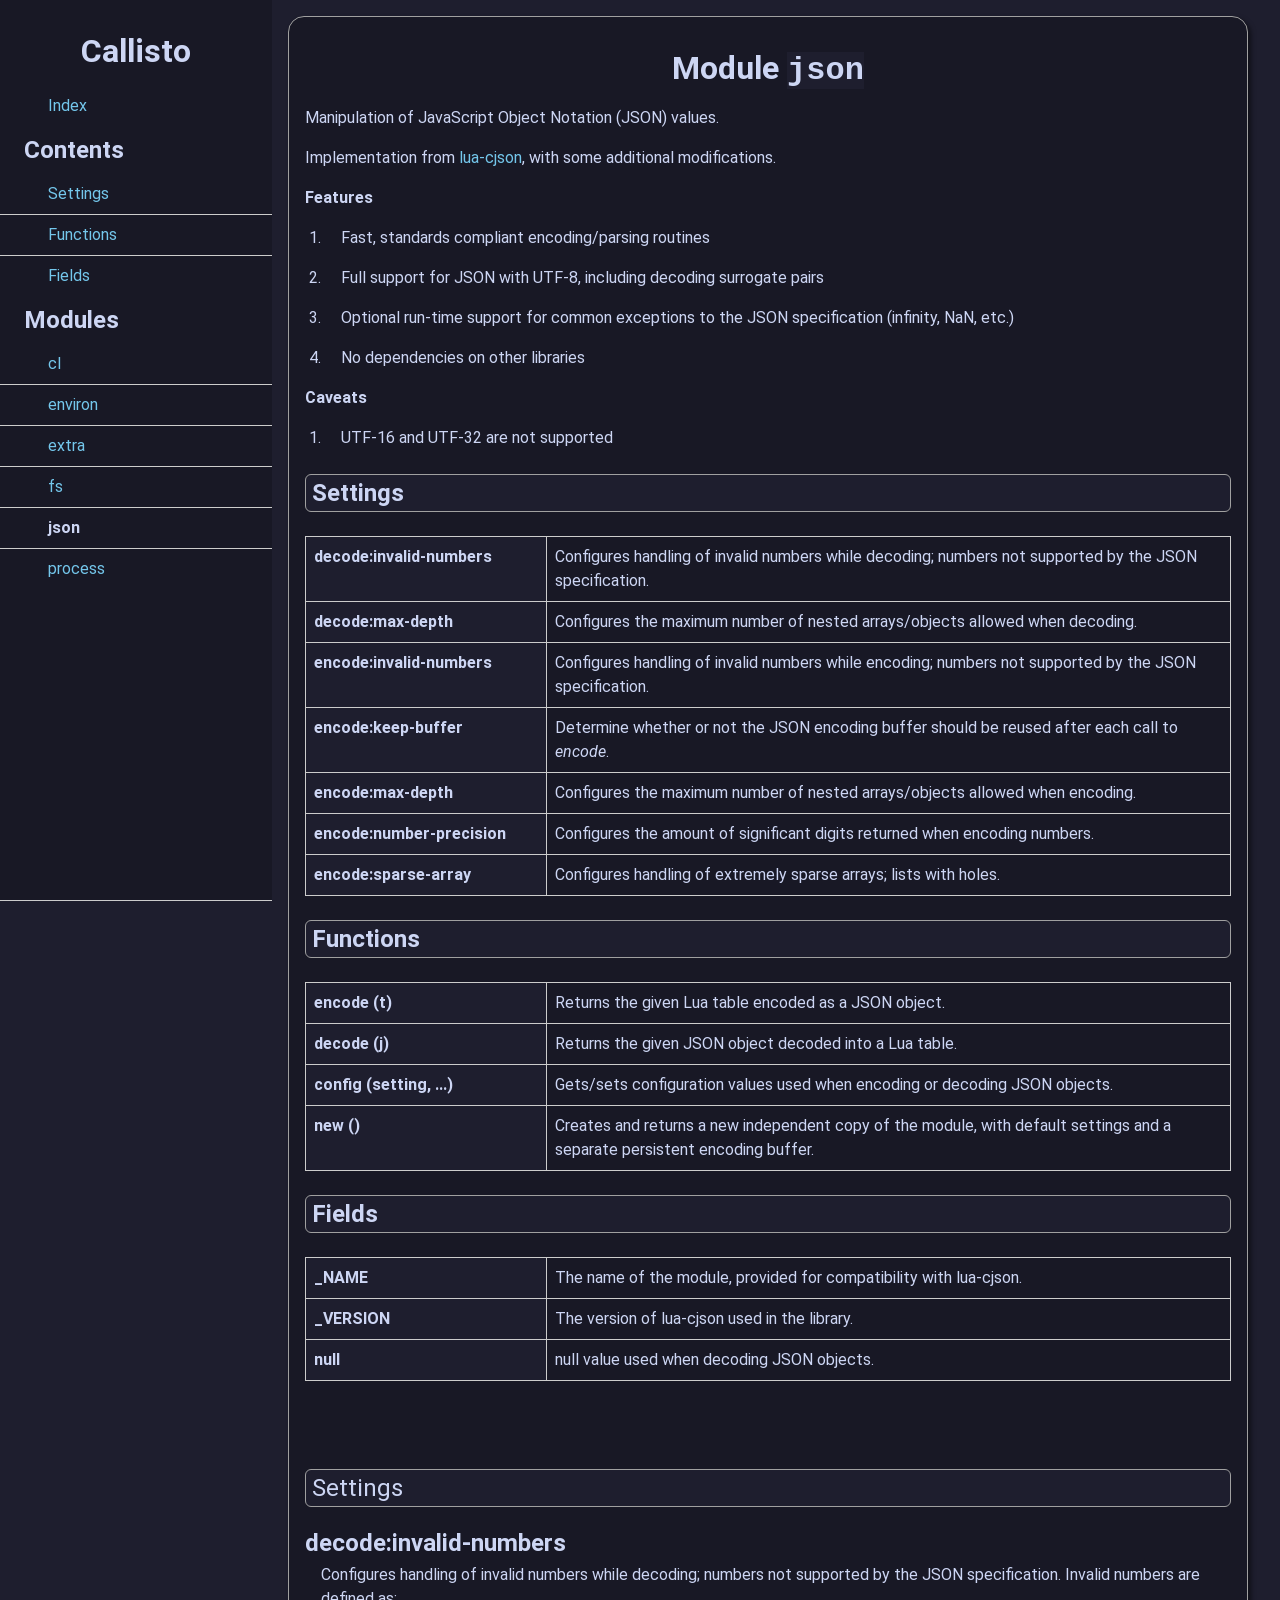
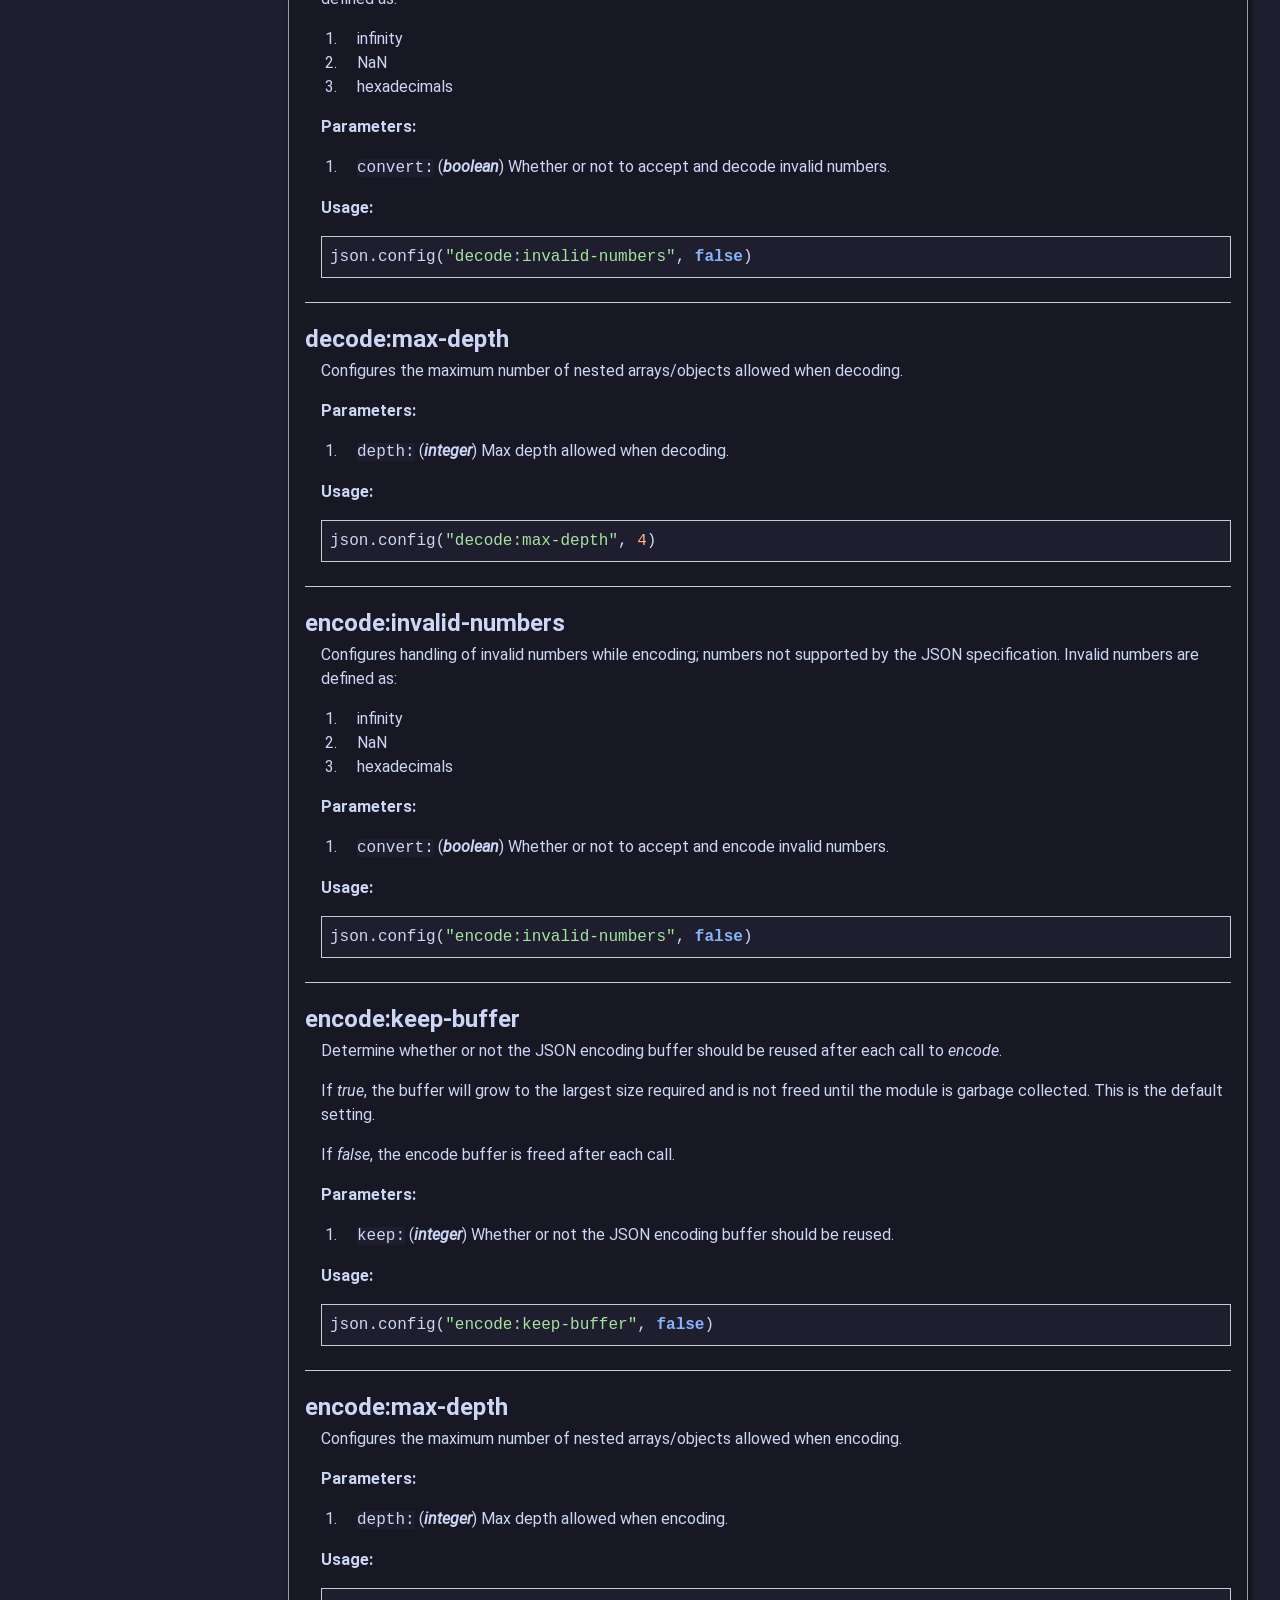
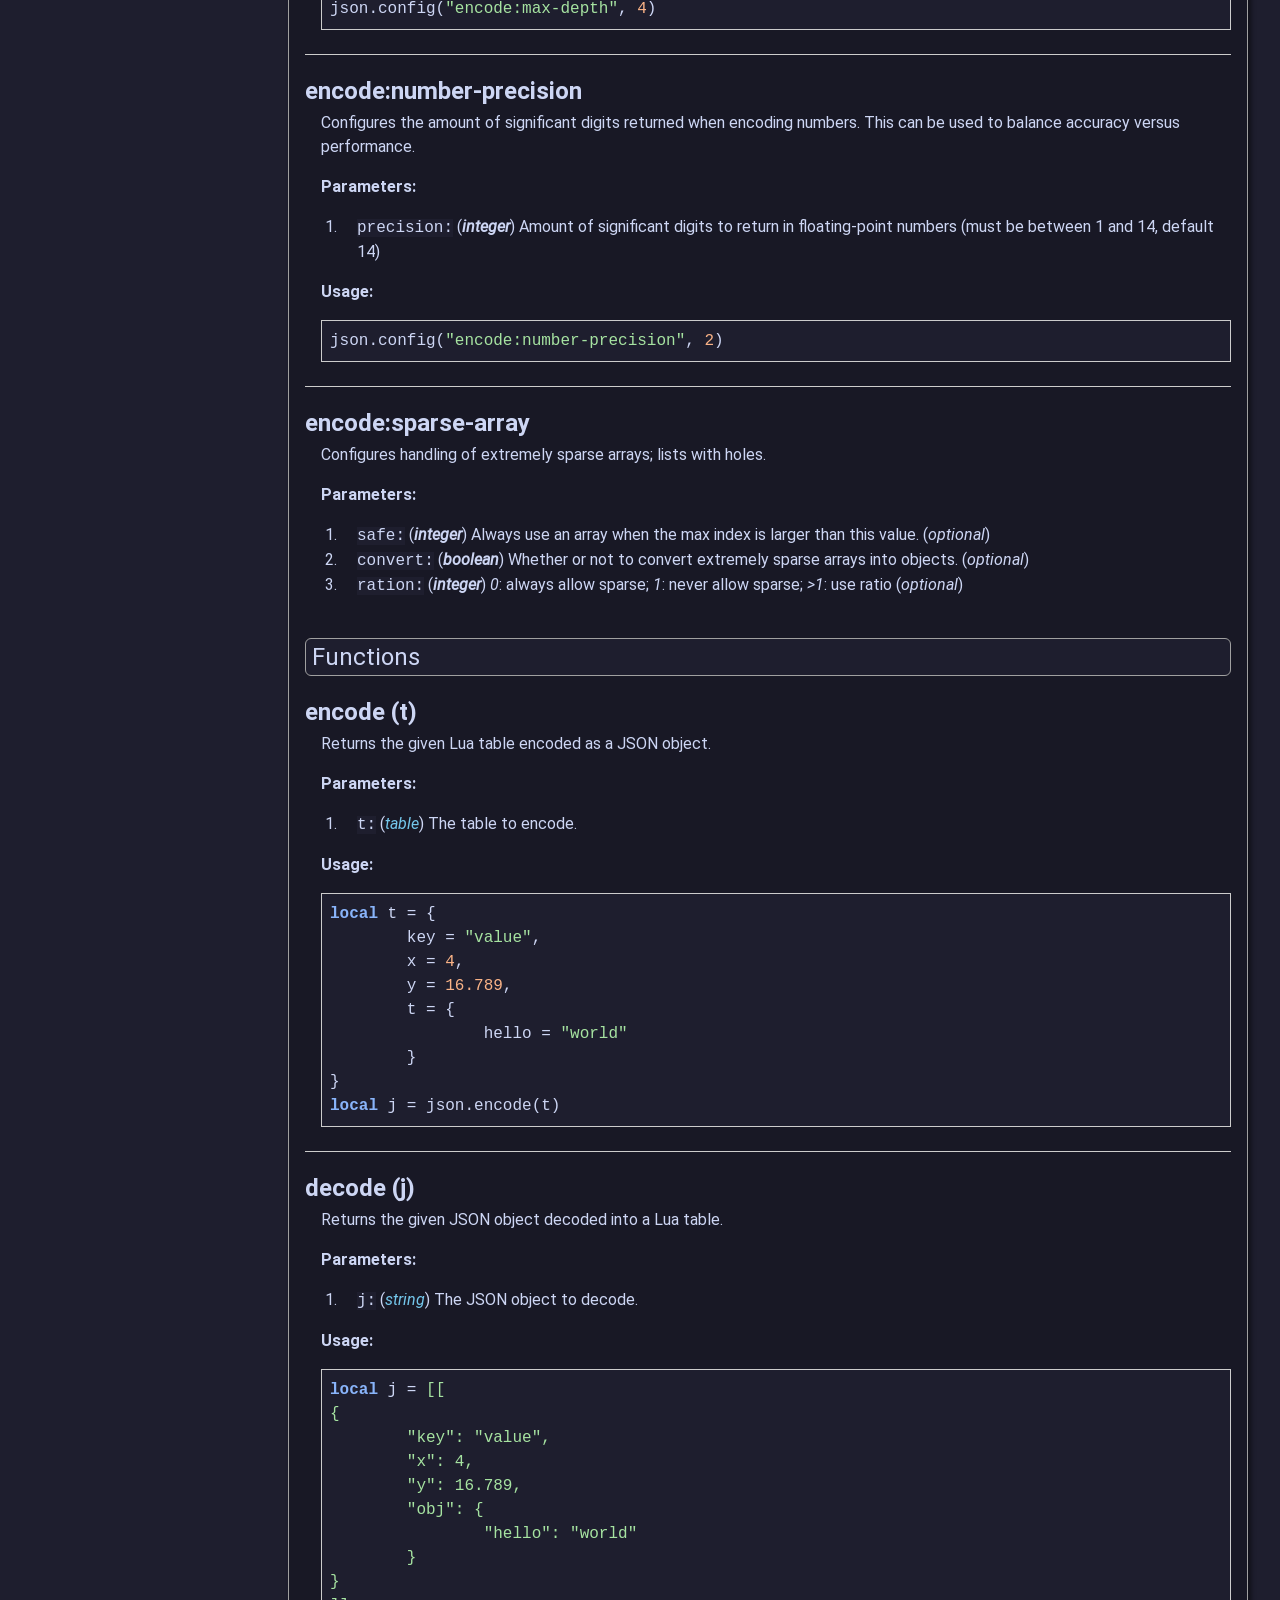
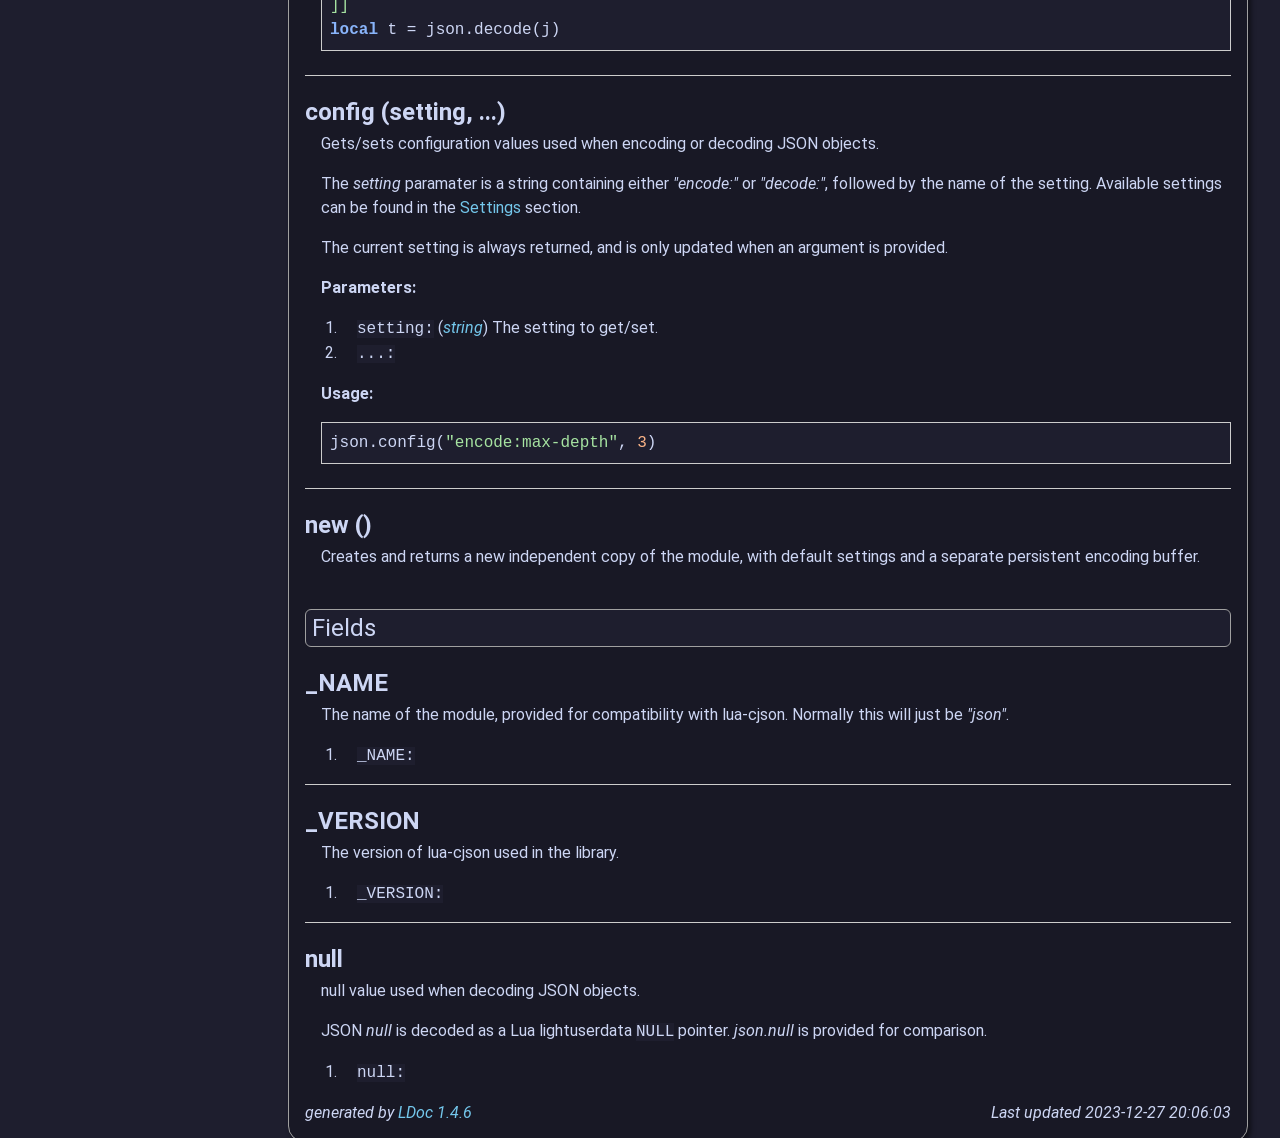
<file: doc/modules/json.html>
<!DOCTYPE html PUBLIC "-//W3C//DTD XHTML 1.0 Strict//EN"
   "http://www.w3.org/TR/xhtml1/DTD/xhtml1-strict.dtd">
<html>
<meta http-equiv="Content-Type" content="text/html; charset=UTF-8"/>
<head>
    <title>Callisto library documentation</title>
    <link rel="stylesheet" href="../ldoc.css" type="text/css" />
</head>
<body>

<div id="container">

<div id="product">
	<div id="product_logo"></div>
	<div id="product_name"><big><b></b></big></div>
	<div id="product_description"></div>
</div> <!-- id="product" -->


<div id="main">


<!-- Menu -->

<div id="navigation">
<br/>
<h1>Callisto</h1>

<ul>
  <li><a href="../index.html">Index</a></li>
</ul>

<h2>Contents</h2>
<ul>
<li><a href="#Settings">Settings</a></li>
<li><a href="#Functions">Functions</a></li>
<li><a href="#Fields">Fields</a></li>
</ul>


<h2>Modules</h2>
<ul class="nowrap">
  <li><a href="../modules/cl.html">cl</a></li>
  <li><a href="../modules/environ.html">environ</a></li>
  <li><a href="../modules/extra.html">extra</a></li>
  <li><a href="../modules/fs.html">fs</a></li>
  <li><strong>json</strong></li>
  <li><a href="../modules/process.html">process</a></li>
</ul>

</div>

<div id="content">

<h1>Module <code>json</code></h1>
<p>Manipulation of JavaScript Object Notation (JSON) values.</p>
<p>


<p> Implementation from <a href="https://github.com/openresty/lua-cjson">lua-cjson</a>,
 with some additional modifications.</p>

<p> <strong>Features</strong></p>

<ul>
    <li><p>Fast, standards compliant encoding/parsing routines</p></li>
    <li><p>Full support for JSON with UTF-8, including decoding surrogate pairs</p></li>
    <li><p>Optional run-time support for common exceptions to the JSON specification
    (infinity, NaN, etc.) </p></li>
    <li><p>No dependencies on other libraries</p></li>
</ul>

<p> <strong>Caveats</strong></p>

<ul>
    <li>UTF-16 and UTF-32 are not supported</li>
</ul>
</p>


<h2><a href="#Settings">Settings</a></h2>
<table class="function_list">
	<tr>
	<td class="name" nowrap><a href="#decode:invalid-numbers">decode:invalid-numbers</a></td>
	<td class="summary">Configures handling of invalid numbers while decoding;
 numbers not supported by the JSON specification.</td>
	</tr>
	<tr>
	<td class="name" nowrap><a href="#decode:max-depth">decode:max-depth</a></td>
	<td class="summary">Configures the maximum number of nested
 arrays/objects allowed when decoding.</td>
	</tr>
	<tr>
	<td class="name" nowrap><a href="#encode:invalid-numbers">encode:invalid-numbers</a></td>
	<td class="summary">Configures handling of invalid numbers while encoding;
 numbers not supported by the JSON specification.</td>
	</tr>
	<tr>
	<td class="name" nowrap><a href="#encode:keep-buffer">encode:keep-buffer</a></td>
	<td class="summary">Determine whether or not the JSON encoding buffer
 should be reused after each call to <em>encode</em>.</td>
	</tr>
	<tr>
	<td class="name" nowrap><a href="#encode:max-depth">encode:max-depth</a></td>
	<td class="summary">Configures the maximum number of nested
 arrays/objects allowed when encoding.</td>
	</tr>
	<tr>
	<td class="name" nowrap><a href="#encode:number-precision">encode:number-precision</a></td>
	<td class="summary">Configures the amount of significant digits returned when encoding
 numbers.</td>
	</tr>
	<tr>
	<td class="name" nowrap><a href="#encode:sparse-array">encode:sparse-array</a></td>
	<td class="summary">Configures handling of extremely sparse arrays; lists with holes.</td>
	</tr>
</table>
<h2><a href="#Functions">Functions</a></h2>
<table class="function_list">
	<tr>
	<td class="name" nowrap><a href="#encode">encode (t)</a></td>
	<td class="summary">Returns the given Lua table encoded as a JSON object.</td>
	</tr>
	<tr>
	<td class="name" nowrap><a href="#decode">decode (j)</a></td>
	<td class="summary">Returns the given JSON object decoded into a Lua table.</td>
	</tr>
	<tr>
	<td class="name" nowrap><a href="#config">config (setting, ...)</a></td>
	<td class="summary">Gets/sets configuration values used when
 encoding or decoding JSON objects.</td>
	</tr>
	<tr>
	<td class="name" nowrap><a href="#new">new ()</a></td>
	<td class="summary">Creates and returns a new independent copy of the module,
 with default settings and a separate persistent encoding buffer.</td>
	</tr>
</table>
<h2><a href="#Fields">Fields</a></h2>
<table class="function_list">
	<tr>
	<td class="name" nowrap><a href="#_NAME">_NAME</a></td>
	<td class="summary">The name of the module, provided for compatibility with
 lua-cjson.</td>
	</tr>
	<tr>
	<td class="name" nowrap><a href="#_VERSION">_VERSION</a></td>
	<td class="summary">The version of lua-cjson
 used in the library.</td>
	</tr>
	<tr>
	<td class="name" nowrap><a href="#null">null</a></td>
	<td class="summary">null value used when decoding JSON objects.</td>
	</tr>
</table>

<br/>
<br/>


    <h2 class="section-header "><a name="Settings"></a>Settings</h2>

    <dl class="function">
    <dt>
    <a name = "decode:invalid-numbers"></a>
    <strong>decode:invalid-numbers</strong>
    </dt>
    <dd>
    Configures handling of invalid numbers while decoding;
 numbers not supported by the JSON specification.
 Invalid numbers are defined as:</p>

<ul>
    <li>infinity</li>
    <li>NaN</li>
    <li>hexadecimals</li>
</ul>

<p> <strong>Parameters:</strong>


    <ul>
        <li><span class="parameter">convert</span>
            <span class="types"><span class="type">boolean</span></span>
         Whether or not to accept and decode invalid numbers.
        </li>
    </ul>




    <h3>Usage:</h3>
    <ul>
        <pre class="example">json.config(<span class="string">"decode:invalid-numbers"</span>, <span class="keyword">false</span>)</pre>
    </ul>

</dd>
    <dt>
    <a name = "decode:max-depth"></a>
    <strong>decode:max-depth</strong>
    </dt>
    <dd>
    Configures the maximum number of nested
 arrays/objects allowed when decoding. </p>

<p> <strong>Parameters:</strong>


    <ul>
        <li><span class="parameter">depth</span>
            <span class="types"><span class="type">integer</span></span>
         Max depth allowed when decoding.
        </li>
    </ul>




    <h3>Usage:</h3>
    <ul>
        <pre class="example">json.config(<span class="string">"decode:max-depth"</span>, <span class="number">4</span>)</pre>
    </ul>

</dd>
    <dt>
    <a name = "encode:invalid-numbers"></a>
    <strong>encode:invalid-numbers</strong>
    </dt>
    <dd>
    Configures handling of invalid numbers while encoding;
 numbers not supported by the JSON specification.
 Invalid numbers are defined as:</p>

<ul>
    <li>infinity</li>
    <li>NaN</li>
    <li>hexadecimals</li>
</ul>

<p> <strong>Parameters:</strong>


    <ul>
        <li><span class="parameter">convert</span>
            <span class="types"><span class="type">boolean</span></span>
         Whether or not to accept and encode invalid numbers.
        </li>
    </ul>




    <h3>Usage:</h3>
    <ul>
        <pre class="example">json.config(<span class="string">"encode:invalid-numbers"</span>, <span class="keyword">false</span>)</pre>
    </ul>

</dd>
    <dt>
    <a name = "encode:keep-buffer"></a>
    <strong>encode:keep-buffer</strong>
    </dt>
    <dd>
    Determine whether or not the JSON encoding buffer
 should be reused after each call to <em>encode</em>. </p>

<p> If <em>true</em>, the buffer will grow to the largest size
 required and is not freed until the module is garbage
 collected. This is the default setting.</p>

<p> If <em>false</em>, the encode buffer is freed after each call.</p>

<p> <strong>Parameters:</strong>


    <ul>
        <li><span class="parameter">keep</span>
            <span class="types"><span class="type">integer</span></span>
         Whether or not the JSON encoding buffer should be reused.
        </li>
    </ul>




    <h3>Usage:</h3>
    <ul>
        <pre class="example">json.config(<span class="string">"encode:keep-buffer"</span>, <span class="keyword">false</span>)</pre>
    </ul>

</dd>
    <dt>
    <a name = "encode:max-depth"></a>
    <strong>encode:max-depth</strong>
    </dt>
    <dd>
    Configures the maximum number of nested
 arrays/objects allowed when encoding. </p>

<p> <strong>Parameters:</strong>


    <ul>
        <li><span class="parameter">depth</span>
            <span class="types"><span class="type">integer</span></span>
         Max depth allowed when encoding.
        </li>
    </ul>




    <h3>Usage:</h3>
    <ul>
        <pre class="example">json.config(<span class="string">"encode:max-depth"</span>, <span class="number">4</span>)</pre>
    </ul>

</dd>
    <dt>
    <a name = "encode:number-precision"></a>
    <strong>encode:number-precision</strong>
    </dt>
    <dd>
    Configures the amount of significant digits returned when encoding
 numbers.  This can be used to balance accuracy versus performance.</p>

<p> <strong>Parameters:</strong>


    <ul>
        <li><span class="parameter">precision</span>
            <span class="types"><span class="type">integer</span></span>
         Amount of significant digits to return in
   floating-point numbers (must be between 1 and 14, default 14)
        </li>
    </ul>




    <h3>Usage:</h3>
    <ul>
        <pre class="example">json.config(<span class="string">"encode:number-precision"</span>, <span class="number">2</span>)</pre>
    </ul>

</dd>
    <dt>
    <a name = "encode:sparse-array"></a>
    <strong>encode:sparse-array</strong>
    </dt>
    <dd>
    Configures handling of extremely sparse arrays; lists with holes. </p>

<p> <strong>Parameters:</strong>


    <ul>
        <li><span class="parameter">safe</span>
            <span class="types"><span class="type">integer</span></span>
         Always use an array when the max index is
   larger than this value.
         (<em>optional</em>)
        </li>
        <li><span class="parameter">convert</span>
            <span class="types"><span class="type">boolean</span></span>
         Whether or not to convert extremely sparse
   arrays into objects.
         (<em>optional</em>)
        </li>
        <li><span class="parameter">ration</span>
            <span class="types"><span class="type">integer</span></span>
         <em>0</em>: always allow sparse; <em>1</em>: never allow
   sparse; <em>>1</em>: use ratio
         (<em>optional</em>)
        </li>
    </ul>





</dd>
</dl>
    <h2 class="section-header "><a name="Functions"></a>Functions</h2>

    <dl class="function">
    <dt>
    <a name = "encode"></a>
    <strong>encode (t)</strong>
    </dt>
    <dd>
    Returns the given Lua table encoded as a JSON object.


    <h3>Parameters:</h3>
    <ul>
        <li><span class="parameter">t</span>
            <span class="types"><a class="type" href="https://www.lua.org/manual/5.2/manual.html#6.5">table</a></span>
         The table to encode.
        </li>
    </ul>




    <h3>Usage:</h3>
    <ul>
        <pre class="example"><span class="keyword">local</span> t = {
	key = <span class="string">"value"</span>,
	x = <span class="number">4</span>,
	y = <span class="number">16.789</span>,
	t = {
		hello = <span class="string">"world"</span>
	}
}
<span class="keyword">local</span> j = json.encode(t)</pre>
    </ul>

</dd>
    <dt>
    <a name = "decode"></a>
    <strong>decode (j)</strong>
    </dt>
    <dd>
    Returns the given JSON object decoded into a Lua table.


    <h3>Parameters:</h3>
    <ul>
        <li><span class="parameter">j</span>
            <span class="types"><a class="type" href="https://www.lua.org/manual/5.2/manual.html#6.4">string</a></span>
         The JSON object to decode.
        </li>
    </ul>




    <h3>Usage:</h3>
    <ul>
        <pre class="example"><span class="keyword">local</span> j = <span class="string">[[
{
	"key": "value",
	"x": 4,
	"y": 16.789,
	"obj": {
		"hello": "world"
	}
}
]]</span>
<span class="keyword">local</span> t = json.decode(j)</pre>
    </ul>

</dd>
    <dt>
    <a name = "config"></a>
    <strong>config (setting, ...)</strong>
    </dt>
    <dd>
    Gets/sets configuration values used when
 encoding or decoding JSON objects. </p>

<p> The <em>setting</em> paramater is a string containing either <em>"encode:"</em> or
 <em>"decode:"</em>, followed by the name of the setting. Available settings
 can be found in the <a href="#Settings">Settings</a> section.</p>

<p> The current setting is always returned, and is only updated
 when an argument is provided.


    <h3>Parameters:</h3>
    <ul>
        <li><span class="parameter">setting</span>
            <span class="types"><a class="type" href="https://www.lua.org/manual/5.2/manual.html#6.4">string</a></span>
         The setting to get/set.
        </li>
        <li><span class="parameter">...</span>



        </li>
    </ul>




    <h3>Usage:</h3>
    <ul>
        <pre class="example">json.config(<span class="string">"encode:max-depth"</span>, <span class="number">3</span>)</pre>
    </ul>

</dd>
    <dt>
    <a name = "new"></a>
    <strong>new ()</strong>
    </dt>
    <dd>
    Creates and returns a new independent copy of the module,
 with default settings and a separate persistent encoding buffer.







</dd>
</dl>
    <h2 class="section-header "><a name="Fields"></a>Fields</h2>

    <dl class="function">
    <dt>
    <a name = "_NAME"></a>
    <strong>_NAME</strong>
    </dt>
    <dd>
    The name of the module, provided for compatibility with
 lua-cjson.  Normally this will just be <em>"json"</em>.


    <ul>
        <li><span class="parameter">_NAME</span>



        </li>
    </ul>





</dd>
    <dt>
    <a name = "_VERSION"></a>
    <strong>_VERSION</strong>
    </dt>
    <dd>
    The version of lua-cjson
 used in the library.


    <ul>
        <li><span class="parameter">_VERSION</span>



        </li>
    </ul>





</dd>
    <dt>
    <a name = "null"></a>
    <strong>null</strong>
    </dt>
    <dd>
    null value used when decoding JSON objects. </p>

<p> JSON <em>null</em> is decoded as a Lua lightuserdata <code>NULL</code> pointer.
 <em>json.null</em> is provided for comparison.


    <ul>
        <li><span class="parameter">null</span>



        </li>
    </ul>





</dd>
</dl>


</div> <!-- id="content" -->
</div> <!-- id="main" -->
<div id="about">
<i>generated by <a href="http://github.com/stevedonovan/LDoc">LDoc 1.4.6</a></i>
<i style="float:right;">Last updated 2023-12-27 20:06:03 </i>
</div> <!-- id="about" -->
</div> <!-- id="container" -->
</body>
</html>
</file>
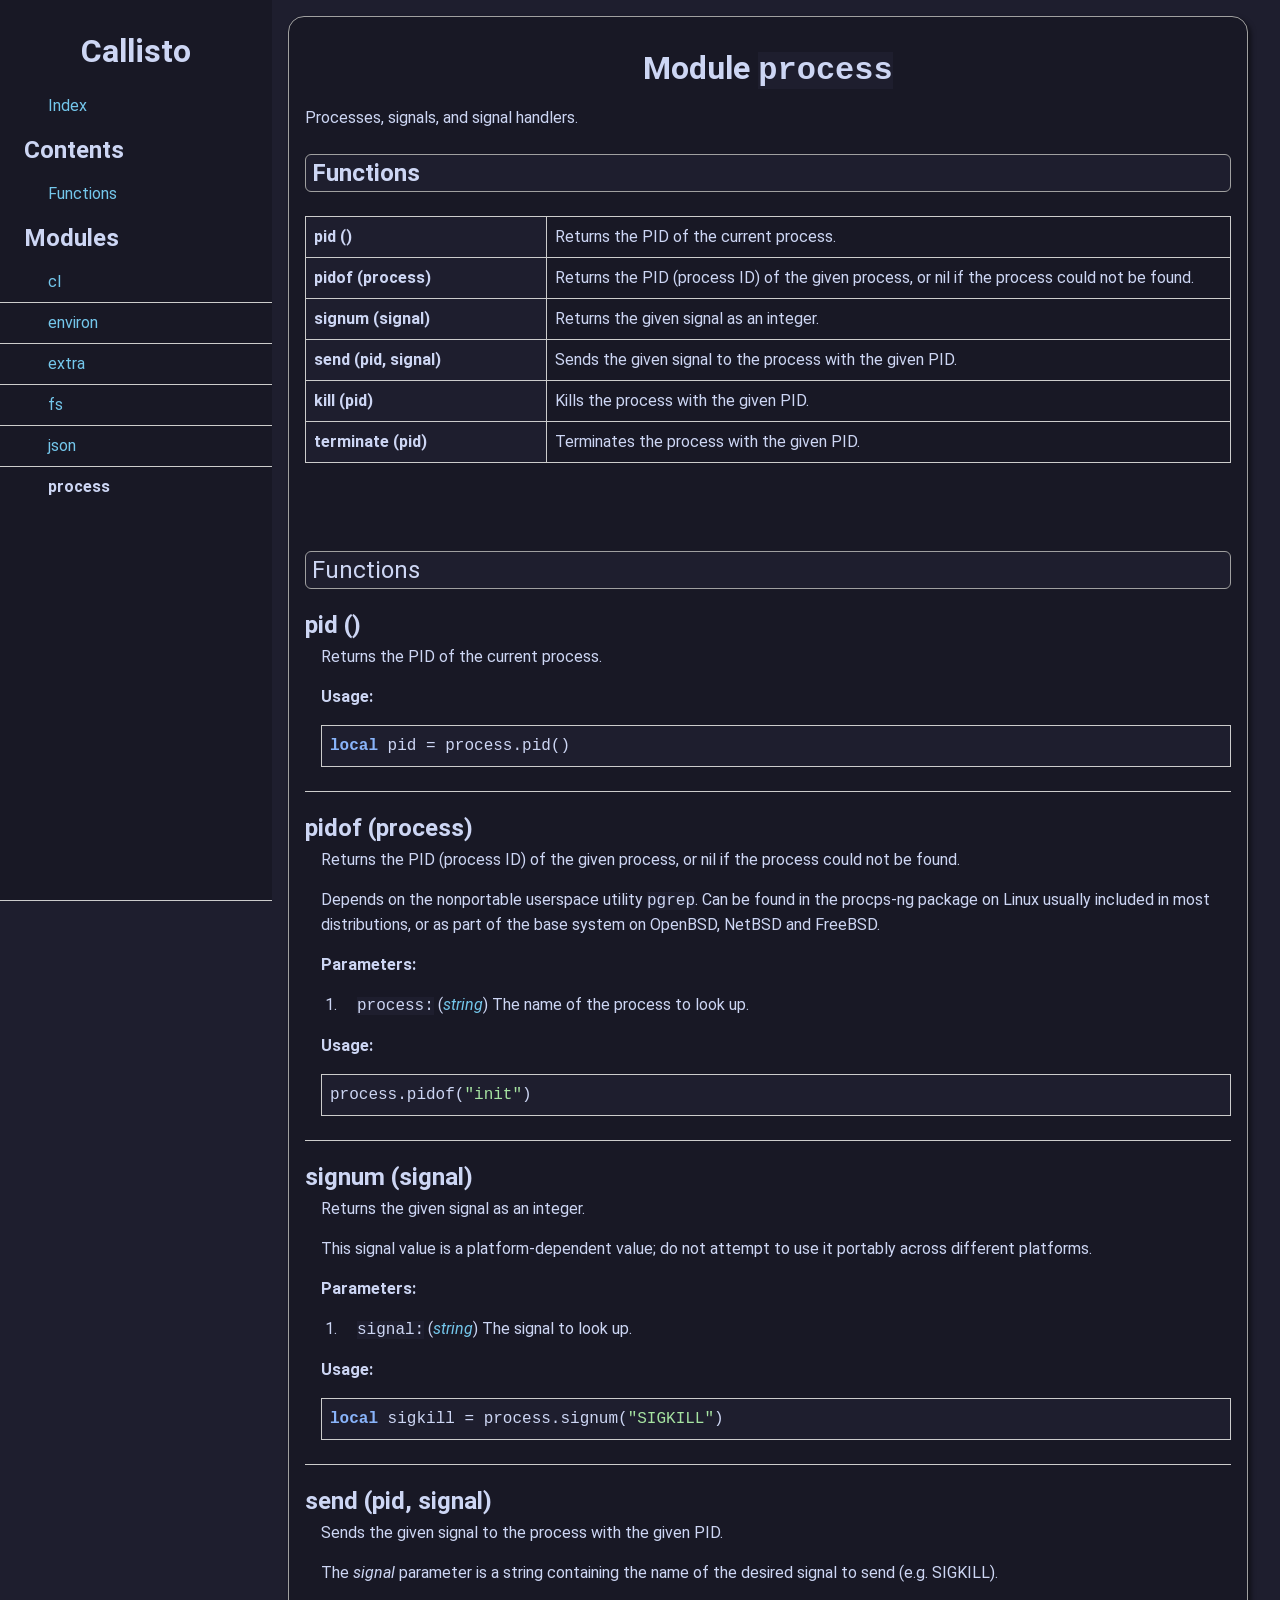
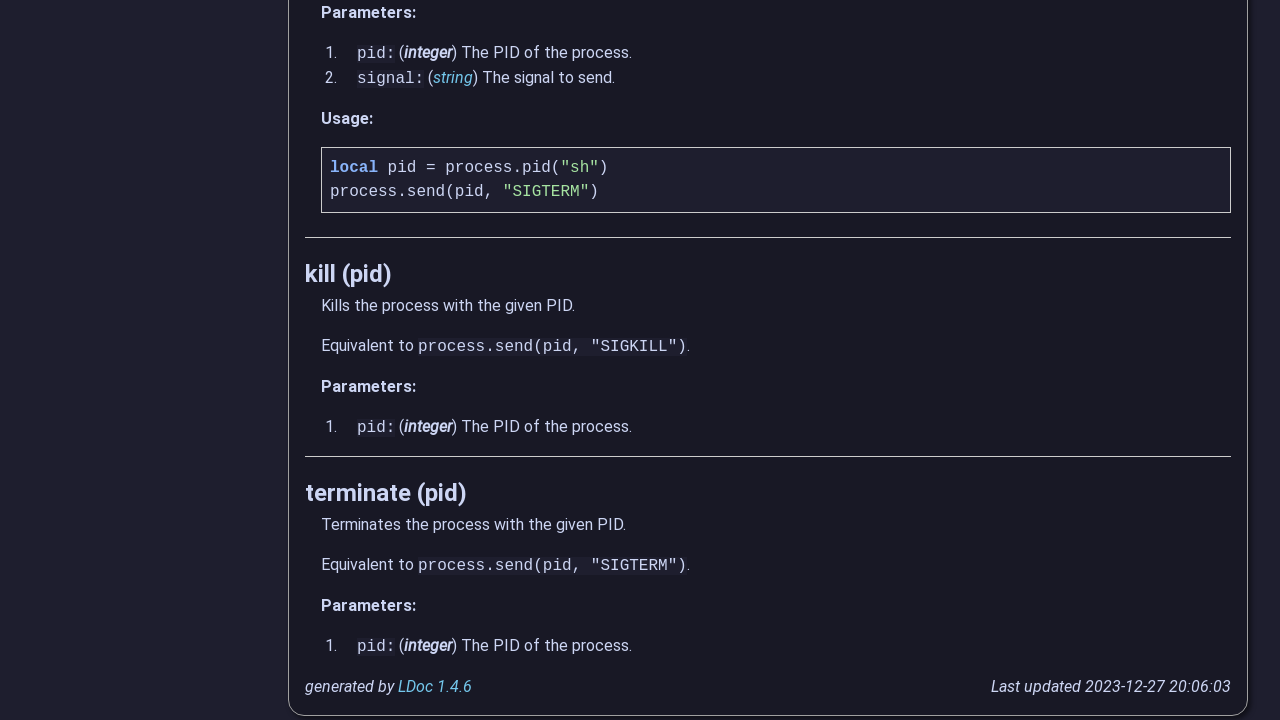
<file: doc/modules/process.html>
<!DOCTYPE html PUBLIC "-//W3C//DTD XHTML 1.0 Strict//EN"
   "http://www.w3.org/TR/xhtml1/DTD/xhtml1-strict.dtd">
<html>
<meta http-equiv="Content-Type" content="text/html; charset=UTF-8"/>
<head>
    <title>Callisto library documentation</title>
    <link rel="stylesheet" href="../ldoc.css" type="text/css" />
</head>
<body>

<div id="container">

<div id="product">
	<div id="product_logo"></div>
	<div id="product_name"><big><b></b></big></div>
	<div id="product_description"></div>
</div> <!-- id="product" -->


<div id="main">


<!-- Menu -->

<div id="navigation">
<br/>
<h1>Callisto</h1>

<ul>
  <li><a href="../index.html">Index</a></li>
</ul>

<h2>Contents</h2>
<ul>
<li><a href="#Functions">Functions</a></li>
</ul>


<h2>Modules</h2>
<ul class="nowrap">
  <li><a href="../modules/cl.html">cl</a></li>
  <li><a href="../modules/environ.html">environ</a></li>
  <li><a href="../modules/extra.html">extra</a></li>
  <li><a href="../modules/fs.html">fs</a></li>
  <li><a href="../modules/json.html">json</a></li>
  <li><strong>process</strong></li>
</ul>

</div>

<div id="content">

<h1>Module <code>process</code></h1>
<p>Processes, signals, and signal handlers.</p>
<p>

</p>


<h2><a href="#Functions">Functions</a></h2>
<table class="function_list">
	<tr>
	<td class="name" nowrap><a href="#pid">pid ()</a></td>
	<td class="summary">Returns the PID of the current process.</td>
	</tr>
	<tr>
	<td class="name" nowrap><a href="#pidof">pidof (process)</a></td>
	<td class="summary">Returns the PID (process ID) of the given process,
 or nil if the process could not be found.</td>
	</tr>
	<tr>
	<td class="name" nowrap><a href="#signum">signum (signal)</a></td>
	<td class="summary">Returns the given signal as an integer.</td>
	</tr>
	<tr>
	<td class="name" nowrap><a href="#send">send (pid, signal)</a></td>
	<td class="summary">Sends the given signal to the process with the given PID.</td>
	</tr>
	<tr>
	<td class="name" nowrap><a href="#kill">kill (pid)</a></td>
	<td class="summary">Kills the process with the given PID.</td>
	</tr>
	<tr>
	<td class="name" nowrap><a href="#terminate">terminate (pid)</a></td>
	<td class="summary">Terminates the process with the given PID.</td>
	</tr>
</table>

<br/>
<br/>


    <h2 class="section-header "><a name="Functions"></a>Functions</h2>

    <dl class="function">
    <dt>
    <a name = "pid"></a>
    <strong>pid ()</strong>
    </dt>
    <dd>
    Returns the PID of the current process.






    <h3>Usage:</h3>
    <ul>
        <pre class="example"><span class="keyword">local</span> pid = process.pid()</pre>
    </ul>

</dd>
    <dt>
    <a name = "pidof"></a>
    <strong>pidof (process)</strong>
    </dt>
    <dd>
    Returns the PID (process ID) of the given process,
 or nil if the process could not be found. </p>

<p> Depends on the nonportable userspace utility <code>pgrep</code>.
 Can be found in the procps-ng package on Linux usually
 included in most distributions, or as part of the base
 system on OpenBSD, NetBSD and FreeBSD.


    <h3>Parameters:</h3>
    <ul>
        <li><span class="parameter">process</span>
            <span class="types"><a class="type" href="https://www.lua.org/manual/5.2/manual.html#6.4">string</a></span>
         The name of the process to look up.
        </li>
    </ul>




    <h3>Usage:</h3>
    <ul>
        <pre class="example">process.pidof(<span class="string">"init"</span>)</pre>
    </ul>

</dd>
    <dt>
    <a name = "signum"></a>
    <strong>signum (signal)</strong>
    </dt>
    <dd>
    Returns the given signal as an integer. </p>

<p> This signal value is a platform-dependent value;
 do not attempt to use it portably across different platforms.


    <h3>Parameters:</h3>
    <ul>
        <li><span class="parameter">signal</span>
            <span class="types"><a class="type" href="https://www.lua.org/manual/5.2/manual.html#6.4">string</a></span>
         The signal to look up.
        </li>
    </ul>




    <h3>Usage:</h3>
    <ul>
        <pre class="example"><span class="keyword">local</span> sigkill = process.signum(<span class="string">"SIGKILL"</span>)</pre>
    </ul>

</dd>
    <dt>
    <a name = "send"></a>
    <strong>send (pid, signal)</strong>
    </dt>
    <dd>
    Sends the given signal to the process with the given PID. </p>

<p> The <em>signal</em> parameter is a string containing the name
 of the desired signal to send (e.g. SIGKILL).


    <h3>Parameters:</h3>
    <ul>
        <li><span class="parameter">pid</span>
            <span class="types"><span class="type">integer</span></span>
         The PID of the process.
        </li>
        <li><span class="parameter">signal</span>
            <span class="types"><a class="type" href="https://www.lua.org/manual/5.2/manual.html#6.4">string</a></span>
         The signal to send.
        </li>
    </ul>




    <h3>Usage:</h3>
    <ul>
        <pre class="example"><span class="keyword">local</span> pid = process.pid(<span class="string">"sh"</span>)
process.send(pid, <span class="string">"SIGTERM"</span>)</pre>
    </ul>

</dd>
    <dt>
    <a name = "kill"></a>
    <strong>kill (pid)</strong>
    </dt>
    <dd>
    Kills the process with the given PID. </p>

<p> Equivalent to <code>process.send(pid, &quot;SIGKILL&quot;)</code>.


    <h3>Parameters:</h3>
    <ul>
        <li><span class="parameter">pid</span>
            <span class="types"><span class="type">integer</span></span>
         The PID of the process.
        </li>
    </ul>





</dd>
    <dt>
    <a name = "terminate"></a>
    <strong>terminate (pid)</strong>
    </dt>
    <dd>
    Terminates the process with the given PID. </p>

<p> Equivalent to <code>process.send(pid, &quot;SIGTERM&quot;)</code>.


    <h3>Parameters:</h3>
    <ul>
        <li><span class="parameter">pid</span>
            <span class="types"><span class="type">integer</span></span>
         The PID of the process.
        </li>
    </ul>





</dd>
</dl>


</div> <!-- id="content" -->
</div> <!-- id="main" -->
<div id="about">
<i>generated by <a href="http://github.com/stevedonovan/LDoc">LDoc 1.4.6</a></i>
<i style="float:right;">Last updated 2023-12-27 20:06:03 </i>
</div> <!-- id="about" -->
</div> <!-- id="container" -->
</body>
</html>
</file>
<file: doc/ldoc.css>
/* BEGIN RESET
Copyright (c) 2010, Yahoo! Inc. All rights reserved.
Code licensed under the BSD License:
http://developer.yahoo.com/yui/license.html
version: 2.8.2r1
*/
html { color: #FFF; background: #FFF; } body,div,dl,dt,dd,ul,ol,li,h1,h2,h3,h4,h5,h6,pre,code,form,fieldset,legend,input,button,textarea,p,blockquote,th,td { margin: 0; padding: 0; } table { border-collapse: collapse; border-spacing: 0; } fieldset,img { border: 0; } address,caption,cite,code,dfn,em,strong,th,var,optgroup { font-style: inherit; font-weight: inherit; } del,ins { text-decoration: none; } li { list-style: bullet; margin-left: 20px; } caption,th { text-align: left; } h1,h2,h3,h4,h5,h6 { font-size: 100%; font-weight: bold; } q:before,q:after { content: ""; } abbr,acronym { border: 0; font-variant: normal; } sup { vertical-align: baseline; } sub { vertical-align: baseline; } legend { color: #000; } input,button,textarea,select,optgroup,option { font-family: inherit; font-size: inherit; font-style: inherit; font-weight: inherit; } input,button,textarea,select { font-size:100%; }

/* END RESET */

/*
 * LDoc styles customized for Callisto
 * Original style taken from Lua4z
 */

@media screen {
  html {
    margin: 0;
	color: #cdd6f4;
    background-color: #1e1e2e; /* Fills the page */
    position: relative; /* Fix for absolute positioning */
  }
  body {
    position: relative;
  }
}

body {
  margin: 0;
  font-size: 1em;
  line-height: 1.5em;
}

#container {
  position: relative;
  padding: 1em;
  background-color: #181825;
}

code,
tt,
span.parameter {
  font-family: "Andale Mono", "Lucida Console", monospace;
  background-color: #1e1e2e;
}

span.parameter:after {
  content: ":";
}

span.types:before {
  content: "(";
}

span.types:after {
  content: ")";
}

.type {
  font-weight: bold;
  font-style: italic;
}

p,
td,
th {
  font-size: 1em;
}

p,
ul {
  margin: 1em 0 0 0;
}

strong {
  font-weight: bold;
}

em,
var {
  font-style: italic;
}

var {
  color: #606060;
}

h1 {
  font-size: 2em;
  line-height: 1.2em;
  font-weight: bold;
  margin: 0.25em 0 0.5em 0;
  text-align: center;
}

h2,
h3,
h4 {
  margin: 1em 0 1em 0;
}

h2 {
  font-weight: normal;
  font-size: 1.5em;
  padding: 0.25em;
  background-color: #1e1e2e;
  border-radius: 0.25em;
  border: 1px solid #A0A0A0;
}

h3 {
  font-size: 1.2em;
}

h4 {
  font-size: 1em;
}

a:link {
  font-weight: normal;
  color: #004080;
  text-decoration: none;
}

a:visited {
  font-weight: normal;
  color: #006699;
  text-decoration: none;
}

a:link:hover {
  text-decoration: underline;
}

hr {
  color:#cccccc;
  background: #00007F;
  height: 1px;
}

blockquote {
  padding-left: 3em;
  border-left: 1px solid #CCCCCC;
}

ul {
  list-style-type: square;
}

li {
  padding-left: 1em;
}

p.name {
  font-family: "Andale Mono", monospace;
  padding-top: 1em;
}

pre.example,
pre {
  background-color: #1e1e2e;
  border: 1px solid #CCCCCC;
  padding: 0.5em;
  margin: 1em 0 0.5em 0;
  font-family: "Andale Mono", "Lucida Console", monospace;
  overflow: auto;
}

table.index {
  border: 1px solid #00007F;
}

table.index td {
  text-align: left;
  vertical-align: top;
}

#product a {
  outline: 0
}

#product {
  text-align: center;
  margin-top: 0.5em;
}

#product_name {
  font-size: 2em;
  margin: 0.5em 0 0.5em 0;
  font-weight: bold;
}

#main {
  background-color: #181825;
}

#navigation {
  margin: 1em -1em 1em -1em;
  background-color: #181825;
  overflow: visible;
  border-bottom: 1px solid #CCCCCC;
}

#navigation h2 {
  background-color: #181825;
  font-size: 1em;
  color: #cdd6f4;
  text-align: left;
  padding: 0.5em 0.5em 0.5em 1em;
  border: none;
  border-radius: 0;
  margin: 0;
}

#navigation ul {
  list-style-type: none;
  margin: 0;
}

#navigation ul ul {
  margin-top: 0.5em;
}

#navigation li {
  display: block;
  border-top: 1px solid #CCCCCC;
  padding: 0.5em 0.5em 0.5em 3em;
  margin: 0;
}

#navigation li li {
  border: none;
  padding: 0 0 0.5em 1em;
}

#content {
  padding: 0;
  background-color: #181825;
}

#footer {
  margin: 1em;
  color: #909090;
}

/* Mark item as Lua4z-only */
span.lua4z-only {
  position: relative;
}

span.lua4z-only:before {
  content: "z";
  line-height: 1.3em;
  font-size: 1em;
  float: right;
  display: inline-block;
  text-align: center;
  height: 1.5em;
  width: 1.5em;
  font-weight: bold;
  background-color: #00007F;
  border-radius: 0.75em;
  color: #cdd6f4;
}

/* If the span is a child of a paragraph, do not float right */
p > span.lua4z-only:before {
  float: none;
}

span.lua4z-only:hover {
  cursor: default;
}

span.module-std:before,
span.module-ext:before {
  color: #909090;
  float: right;
}

span.module-std:before {
  content: "std";
}

span.module-ext:before {
  content: "ext";
}

/* Introduce curved border around body */
@media only screen and (min-width: 30em) {
  body {
    margin: 1em;
  }
  #container {
    border: solid #A0A0A0 1px;
    border-radius: 1em;
    box-shadow: 3px 3px 5px rgba(0, 0, 0, 0.5);
  }
}

/* Pop out navigation as left sidebar */
@media only screen and (min-width: 50em) {
  body {
    margin-left: 18em;
  }
  #navigation {
    position: fixed;
    z-index: 10;
    top: 0;
    left: 0;
    padding: 0;
    margin: 0;
    width: 17em;
    overflow-y: scroll;
    -webkit-overflow-scrolling: touch; /* Enable inertial scrolling on iOS */
    height: 100vh;
  }
  #navigation h2 {
    border: none;
    margin: 0;
    border-radius: 0;
  }
  #navigation > ul > li:first-child {
    border-top: none;
  }
  #navigation * {
    -webkit-transform: translate3d(0, 0, 0);
  }
}

/* Railroad syntax diagram heading */
p.ebnf-symbol {
  font-size: 1.5em;
  margin: 1em 0 1em 0;
  font-weight: bold;
}

/* Limit maximum width of body */
@media only screen and (min-width: 80em) {
  body {
    max-width: 60em;
  }
}

/* Center body on wide screens, pop out sidebars */
@media only screen and (min-width: 100em) {
  body {
    margin-left: auto;
    margin-right: auto;
  }
  .sidebar {
    display: block;
    float: right;
    clear: both;
    top: -2em;
    padding: 0.5em;
    position: relative;
    margin: 0 -19em 0 0 ;
    width: 15em;
    background-color: #EFF2B9;
    border: solid #A0A0A0 1px;
    box-shadow: 3px 3px 5px rgba(0, 0, 0, 0.5);
  }
}

a[href] {
  color: #74c7ec;
}

@media print {
  body {
    font-size: 11pt;
  }

  a {
    color: #cdd6f4;
  }

  a[href] {
    font-weight: bold;
    color: #cdd6f4;
  }

  h2 {
    border: none;
    border-radius: 0;
    padding: 0;
    border-bottom: 0.5pt solid #CCCCCC;
    padding-bottom: 0.2em;
  }

  #main {
    background-color: #ffffff;
    border-left: 0px;
  }

  #container {
  }

  #navigation {
    display: none;
  }

  pre {
    border-width: 0.5pt;
  }

  pre.example {
    font-family: "Andale Mono", monospace;
    font-size: 10pt;
    page-break-inside: avoid;
  }

  span.lua4z-only:before {
    color: #000000;
    border: 1px solid #000000;
  }
}

table.module_list,
table.function_list {
  border: 1px solid #CCCCCC;
  border-collapse: collapse;
}

table.module_list td,
table.function_list td {
  border: 1px solid #CCCCCC;
  padding: 0.5em;
}

table.module_list td.name {
  background-color: #1e1e2e;
  min-width: 14em;
}

table.function_list td.name {
  background-color: #1e1e2e;
  min-width: 14em;
}

table.module_list td.summary,
table.function_list td.summary {
  width: 100%;
}

dl.table dt,
dl.function dt {
  border-top: 1px solid #CCCCCC;
  padding-top: 1em;
  font-size: 1.5em;
}

/* Suppress top border and top padding on first item */
dl.table dt:first-child,
dl.function dt:first-child {
  border-top: none;
  padding-top: 0;
}

dl.table dd,
dl.function dd {
  padding-bottom: 1em;
  margin: 0.5em 0 0 1em;
}

dl.table h3,
dl.function h3 {
  font-size: 1em;
}

ul.nowrap {
  overflow: auto;
}

/* Stop sublists from having initial vertical space */
ul ul,
ol ul,
ol ol,
ul ol {
  margin-top: 0;
}

/* Styles for prettification of source */
pre .comment {
  color: #585b70;
}

pre .constant {
  color: #fab387;
}

pre .escape {
  color: #844631;
}

pre .keyword {
  color: #89b4fa;
  font-weight: bold;
}

pre .library {
  color: #0e7c6b;
}

pre .marker {
  color: #512b1e;
  background: #fedc56;
 font-weight: bold;
}

pre .string {
  color: #a6e3a1;
}

pre .number {
  color: #fab387;
}

pre .operator {
  color: #89b4fa;
  font-weight: bold;
}

pre .preprocessor,
pre .prepro {
  color: #a33243;
}

pre .global {
  color: #89b4fa;
}

pre .prompt {
  color: #558817;
}

pre .url {
  color: #272fc2;
  text-decoration: underline;
}

/* Markdown content style */

table {
  width: 100%;
  border-collapse: collapse;
  margin: 1em 0 1em 0;
}

td,
th,
caption {
  border: 1px solid #CCCCCC;
  padding: 0.5em;
}

caption {
  background-color:  #D0D0FF;
  border-bottom: none;
}

td {
  vertical-align: top;
}

th {
  vertical-align: bottom;
  background-color:  #EEEEFF;
}

/* Miscellaneous */

span.highlight {
  background-color: #FFFF00;
  padding: 0 0.1em 0 0.1em;
}

span.annotation {
  background-color: #00FF00;
  padding: 0 0.1em 0 0.1em;
}

/* License styles */

/* The license.md source file contains the empty element */
/* <div class="license-start"></div> */
/* to trigger the following style */
/* Indent paragraphs in license */
.license-start ~ p {
  margin-left: 3em;
}
/* <div class="license-end"></div> */
/* resets the indent */
.license-end ~ p {
  margin-left: 0;
}

span.license-clause-marker,
span.license-sub-clause-marker,
span.license-recital-marker {
  float: left;
}

span.license-clause-marker + span,
span.license-recital-marker + span {
  display: block;
  margin-left: 3em;
}

h2 span.license-clause-marker + span,
h3 span.license-clause-marker + span {
  margin-left: 2.5em;
}

span.license-sub-clause-marker {
  float: left;
  margin-left: 3em;
}

span.license-sub-clause-marker + span {
  display: block;
  margin-left: 6em;
}

@font-face {
  font-family: "Roboto";
  font-style:  normal;
  font-weight: 400;
  font-display: swap;
  src: url("Roboto-Regular.ttf");
}
@font-face {
  font-family: "Roboto";
  font-style:  italic;
  font-weight: 400;
  font-display: swap;
  src: url("Roboto-Italic.ttf");
}

@font-face {
  font-family: "Roboto";
  font-style:  normal;
  font-weight: bold;
  font-display: swap;
  src: url("Roboto-Bold.ttf");
}

body,
span.annotation {
	font-family: "Roboto";
}

.name a {
	color: #cdd6f4;
	font-weight: bold;
}

h2 > a[href],
#navigation h2 {
	color: #cdd6f4;
	font-size: x-large;
	font-weight: bold;
}
</file>
